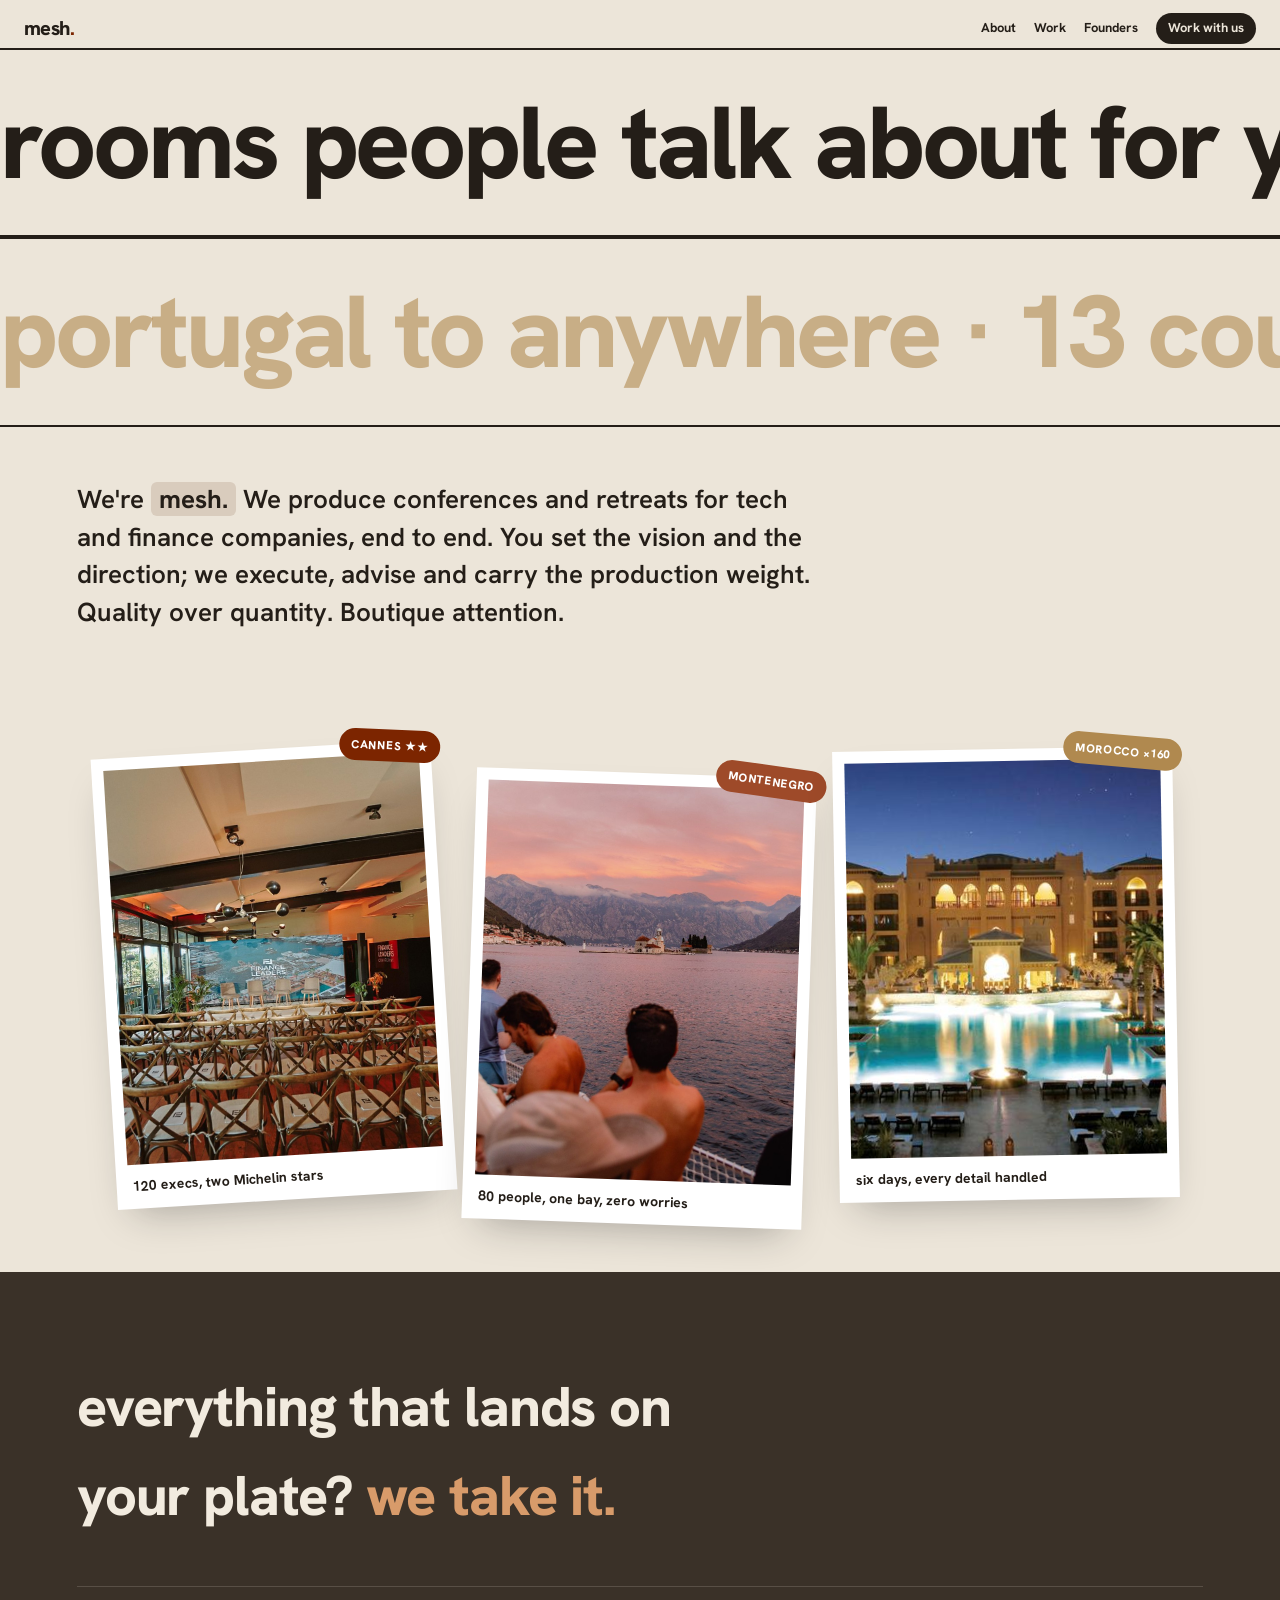
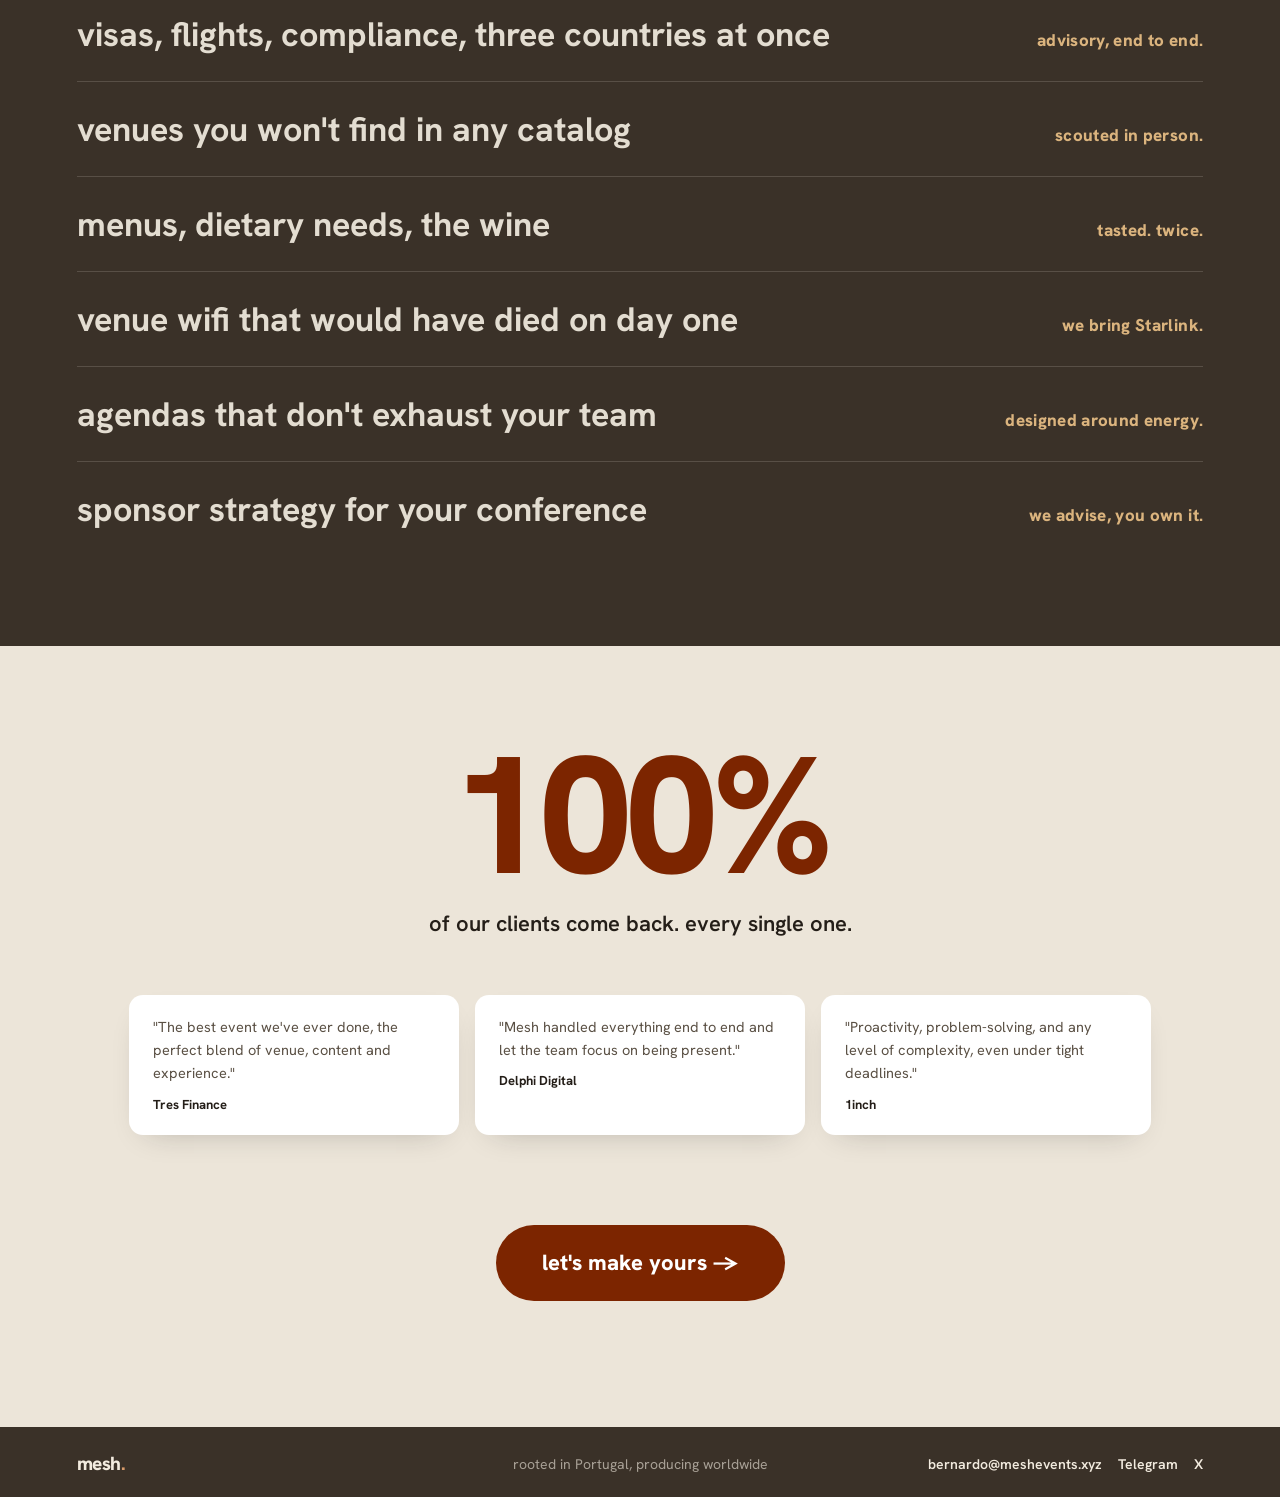
<file: index.html>
<!DOCTYPE html>
<html lang="en">
<head>
<meta charset="UTF-8">
<meta name="viewport" content="width=device-width, initial-scale=1.0">
<title>mesh. · boutique event production for tech and finance companies</title>
<meta name="description" content="Mesh Events. We make rooms people talk about for years. Conferences and retreats for tech and finance companies.">
<link rel="preconnect" href="https://fonts.googleapis.com">
<link href="https://fonts.googleapis.com/css2?family=Hanken+Grotesk:wght@400;600;700;800&display=swap" rel="stylesheet">
<link rel="icon" type="image/png" href="assets/favicon.png">
<style>
/* Warm palette pulled from the deck: clay/terracotta accents, sand + cream neutrals, warm ink */
:root { --teal:#B0894F; --sand:#D9CCBD; --clay:#7C2500; --lapis:#9E4A29; --ink:#241E18; --paper:#ECE5D9; --soft:#5A5044; }
*{margin:0;padding:0;box-sizing:border-box}
body{min-height:100vh;display:flex;flex-direction:column;font-family:'Hanken Grotesk',sans-serif;background:var(--paper);color:var(--ink);font-size:17px;line-height:1.6;-webkit-font-smoothing:antialiased}
html,body{overflow-x:clip}
a{color:inherit;text-decoration:none}
html{background:#3A3128} img{display:block;max-width:100%}

.masthead{display:flex;justify-content:space-between;align-items:flex-end;padding:12px 24px 4px}
.corner-logo{font-weight:800;font-size:20px;letter-spacing:-0.03em}
.corner-logo span{color:var(--clay)}
.corner-nav{display:flex;align-items:center;gap:18px;font-size:13px;font-weight:700}
.corner-nav a:hover{color:var(--clay)}
.corner-nav a.cta{background:var(--ink);color:var(--paper);padding:5px 12px;border-radius:999px}
.corner-nav a.cta:hover{background:var(--clay);color:var(--paper)}

/* Marquee hero */
.hero{padding:0 0 5vh}
.marquee{overflow:hidden;white-space:nowrap;border-top:2px solid var(--ink);border-bottom:2px solid var(--ink);padding:1.2vh 0}
.marquee .track{display:inline-block;animation:scroll 28s linear infinite;font-size:clamp(44px,8vw,110px);font-weight:800;letter-spacing:-0.03em}
.marquee .track em{font-style:normal;color:var(--clay)}
.marquee .track u{text-decoration:none;color:var(--lapis)}
.marquee.reverse .track{animation-direction:reverse;color:rgba(176,137,79,.6)}
@keyframes scroll{from{transform:translateX(0)}to{transform:translateX(-50%)}}
.hero .who{max-width:900px;padding:6vh 6vw 0}
.hero .who p{font-size:clamp(18px,2.2vw,26px);font-weight:600;line-height:1.45}
.hero .who p b{background:var(--sand);padding:0 8px;border-radius:6px}

/* Tilted photo cards */
.deck{display:flex;flex-wrap:wrap;justify-content:center;gap:2vw;padding:8vh 4vw;position:relative}
.pcard{width:min(340px,74vw);background:#fff;padding:12px 12px 44px;box-shadow:0 20px 40px -18px rgba(28,28,28,.35);transition:transform .3s ease;position:relative}
.pcard img{aspect-ratio:4/5;object-fit:cover;width:100%}
.pcard .lbl{position:absolute;bottom:12px;left:16px;font-weight:700;font-size:14px}
.pcard .stamp{position:absolute;top:-12px;right:-10px;background:var(--clay);color:#fff;font-size:11.5px;font-weight:800;letter-spacing:.06em;padding:7px 12px;border-radius:999px;transform:rotate(6deg)}
.pcard.a{transform:rotate(-3.5deg)} .pcard.b{transform:rotate(2deg) translateY(24px)} .pcard.c{transform:rotate(-1deg)}
.pcard.a:hover,.pcard.b:hover,.pcard.c:hover{transform:rotate(0) translateY(-6px);z-index:5}
.pcard.b .stamp{background:var(--lapis)}
.pcard.c .stamp{background:var(--teal)}
.pcard{cursor:pointer}
.pcard-link{position:absolute;inset:0;z-index:6}
@media(max-width:700px){
.deck{gap:36px;padding:7vh 6vw}
.pcard.a{transform:rotate(-2deg)}
.pcard.b{transform:rotate(1.5deg)}
.pcard.c{transform:rotate(-1.5deg)}
}

/* Big list of what we take off your plate */
.plate-sec{background:#3A3128;color:#F2EBDF;padding:10vh 6vw}
.plate-sec h2{font-size:clamp(28px,4.4vw,56px);font-weight:800;letter-spacing:-0.02em;margin-bottom:5vh;max-width:20ch}
.plate-sec h2 span{color:#D89B6A}
.strike-list{display:flex;flex-direction:column}
.strike-list div{font-size:clamp(19px,2.8vw,34px);font-weight:700;padding:2.2vh 0;border-top:1px solid rgba(242,235,223,.16);color:rgba(242,235,223,.92);position:relative;cursor:default;display:flex;justify-content:space-between;align-items:baseline;gap:16px;flex-wrap:wrap}

.strike-list div::after{content:attr(data-relief);font-size:clamp(13px,1.4vw,17px);font-weight:800;color:#DBB47E;white-space:nowrap;letter-spacing:.02em}


/* Proof */
.proof{padding:10vh 6vw;text-align:center}
.proof .big{font-size:clamp(64px,13vw,180px);font-weight:800;letter-spacing:-0.04em;line-height:.95;color:var(--clay)}
.proof .expl{font-size:clamp(17px,2vw,22px);font-weight:600;margin-top:12px}
.proof .quotes{display:flex;flex-wrap:wrap;gap:16px;justify-content:center;margin-top:6vh}
.proof .q{background:#fff;border-radius:14px;padding:20px 24px;max-width:330px;text-align:left;font-size:14.5px;color:var(--soft);box-shadow:0 12px 30px -18px rgba(28,28,28,.3)}
.proof .q b{display:block;color:var(--ink);margin-top:10px;font-size:13px}

.cta{padding:0 6vw 14vh;text-align:center}
.cta a{display:inline-block;background:var(--clay);color:#fff;font-weight:800;font-size:clamp(17px,2vw,22px);padding:20px 46px;border-radius:999px;transition:transform .18s,background .18s}
.cta a:hover{transform:translateY(-3px) rotate(-1deg);background:#3A3128}
footer{margin-top:auto;background:#3A3128;color:rgba(242,235,223,.75);padding:22px 6vw 18px;font-size:14px;display:grid;grid-template-columns:1fr auto 1fr;align-items:center;gap:8px 24px}
footer .fright{display:flex;gap:16px;justify-content:flex-end;align-items:center;flex-wrap:wrap}
footer .ftag{text-align:center;font-size:14px;color:rgba(242,235,223,.6);white-space:nowrap}
@media(max-width:800px){footer{grid-template-columns:1fr;text-align:center;justify-items:center}footer .fright{justify-content:center}}
footer .flogo{font-weight:800;font-size:19px;letter-spacing:-0.03em;color:#F2EBDF}
footer .flogo span{color:#D89B6A}
footer a{color:#F2EBDF;font-weight:600}
footer a:hover{color:#DBB47E}
footer nav{display:flex;gap:18px;flex-wrap:wrap}
</style>
</head>
<body>

<header class="masthead">
<a class="corner-logo" href="index.html">mesh<span>.</span></a>
<nav class="corner-nav"><a href="about.html">About</a><a href="work.html">Work</a><a href="founders.html">Founders</a><a href="contact.html" class="cta">Work with us</a></nav>
</header>

<div class="hero">
  <div class="marquee"><div class="track">rooms people talk about for years <em>·</em> conferences <em>·</em> retreats <em>·</em> offsites <em>·</em> rooms people talk about for years <em>·</em> conferences <em>·</em> retreats <em>·</em> offsites <em>·</em>&nbsp;</div></div>
  <div class="marquee reverse"><div class="track">portugal to anywhere · 13 countries · 4 continents · portugal to anywhere · 13 countries · 4 continents · portugal to anywhere · 13 countries · 4 continents ·&nbsp;</div></div>
  <div class="who">
    <p>We're <b>mesh.</b> We produce conferences and retreats for tech and finance companies, end to end. You set the vision and the direction; we execute, advise and carry the production weight. Quality over quantity. Boutique attention.</p>
  </div>
</div>

<div class="deck">
  <div class="pcard a"><a class="pcard-link" href="work.html#cannes" aria-label="See the Cannes conference for Tres Finance"></a><span class="stamp">CANNES ★★</span><img src="assets/cannes-room.jpg" alt=""><span class="lbl">120 execs, two Michelin stars</span></div>
  <div class="pcard b"><a class="pcard-link" href="work.html#montenegro" aria-label="See the Montenegro retreat for Delphi Digital"></a><span class="stamp">MONTENEGRO</span><img src="assets/kotor-sunset.jpg" alt=""><span class="lbl">80 people, one bay, zero worries</span></div>
  <div class="pcard c"><a class="pcard-link" href="work.html#morocco" aria-label="See the Morocco retreat for 1inch"></a><span class="stamp">MOROCCO ×160</span><img src="assets/morocco-mazagan-night.jpg" alt=""><span class="lbl">six days, every detail handled</span></div>
</div>

<div class="plate-sec">
  <h2>everything that lands on your plate? <span>we take it.</span></h2>
  <div class="strike-list">
    <div data-relief="advisory, end to end.">visas, flights, compliance, three countries at once</div>
    <div data-relief="scouted in person.">venues you won't find in any catalog</div>
    <div data-relief="tasted. twice.">menus, dietary needs, the wine</div>
    <div data-relief="we bring Starlink.">venue wifi that would have died on day one</div>
    <div data-relief="designed around energy.">agendas that don't exhaust your team</div>
    <div data-relief="we advise, you own it.">sponsor strategy for your conference</div>
  </div>
</div>

<div class="proof">
  <div class="big">100%</div>
  <div class="expl">of our clients come back. every single one.</div>
  <div class="quotes">
    <div class="q">"The best event we've ever done, the perfect blend of venue, content and experience."<b>Tres Finance</b></div>
    <div class="q">"Mesh handled everything end to end and let the team focus on being present."<b>Delphi Digital</b></div>
    <div class="q">"Proactivity, problem-solving, and any level of complexity, even under tight deadlines."<b>1inch</b></div>
  </div>
</div>

<div class="cta">
  <a href="contact.html">let's make yours →</a>
</div>

<footer>
  <div class="flogo">mesh<span>.</span></div>
  <div class="ftag">rooted in Portugal, producing worldwide</div>
  <div class="fright"><a href="mailto:bernardo@meshevents.xyz">bernardo@meshevents.xyz</a><a href="https://t.me/BernardoRM" target="_blank" rel="noopener">Telegram</a><a href="https://x.com/bernardorm5" target="_blank" rel="noopener">X</a></div>
</footer>

</body>
</html>
</file>
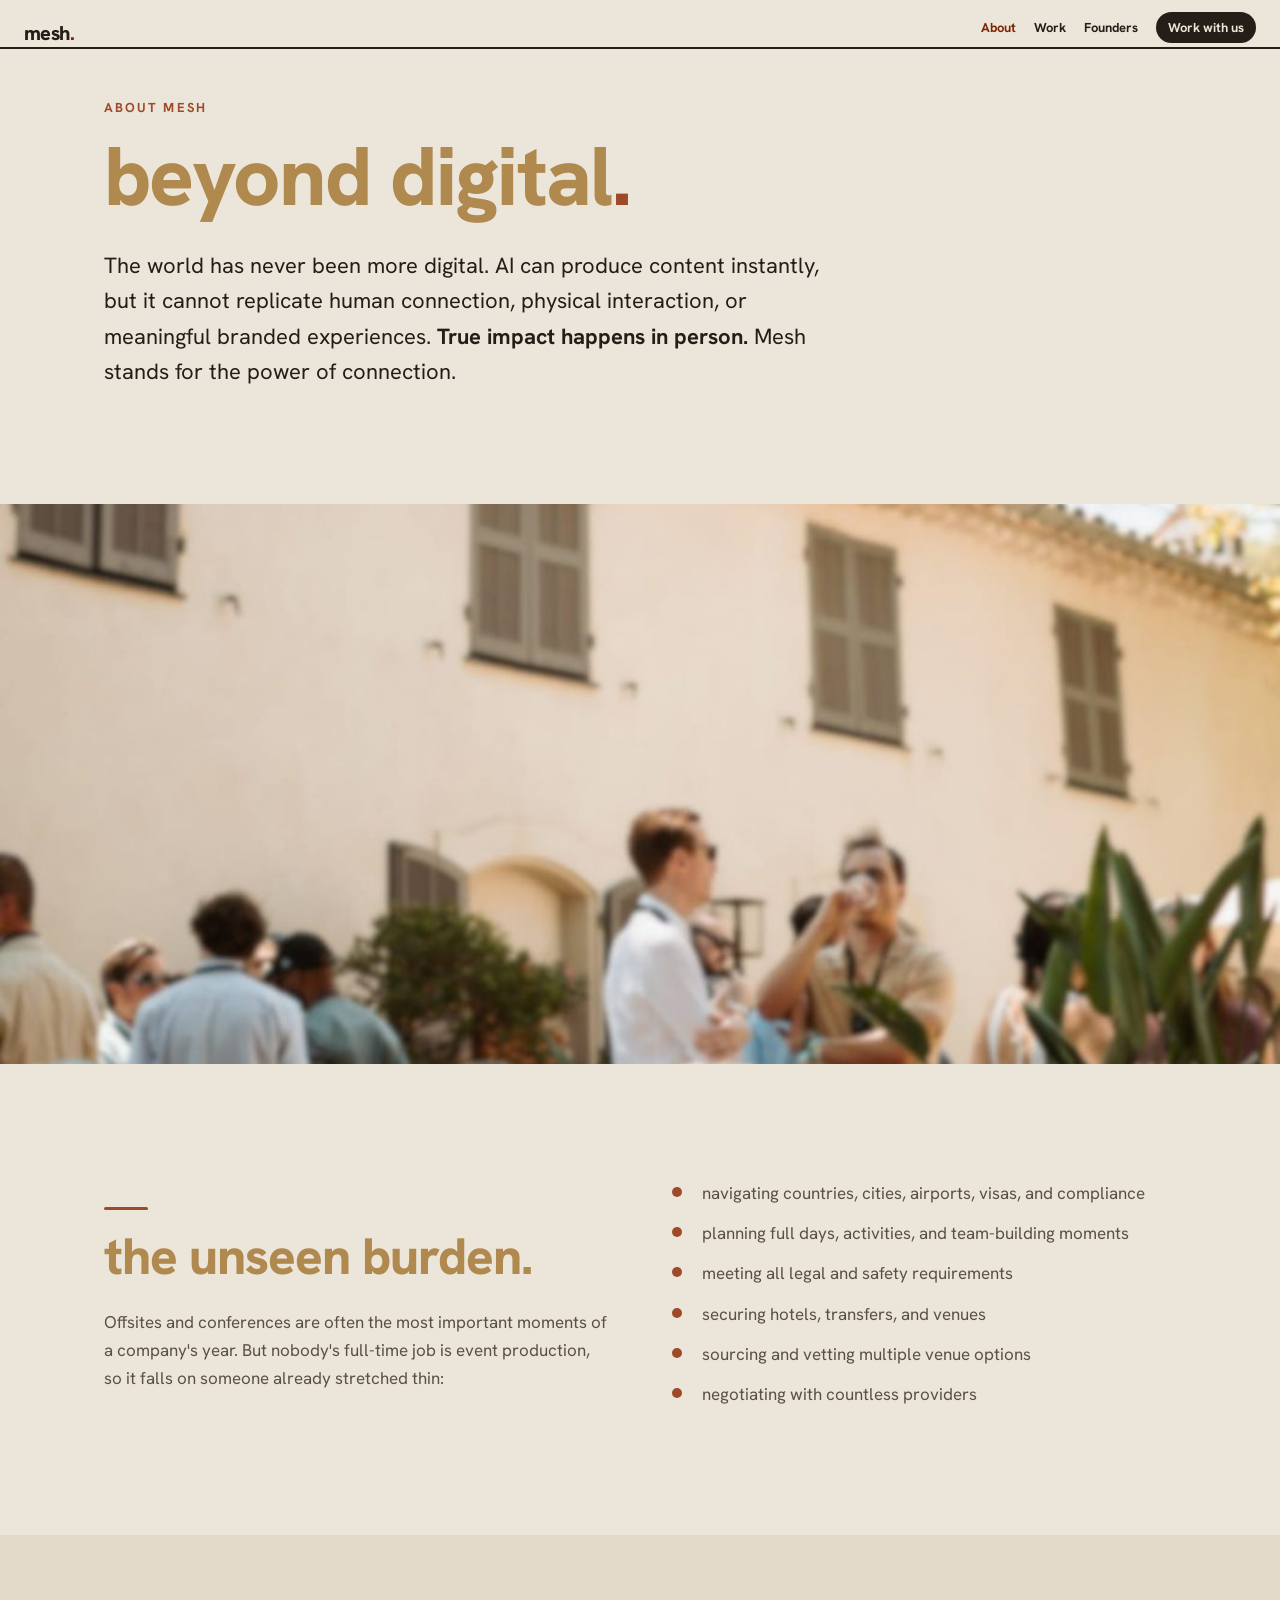
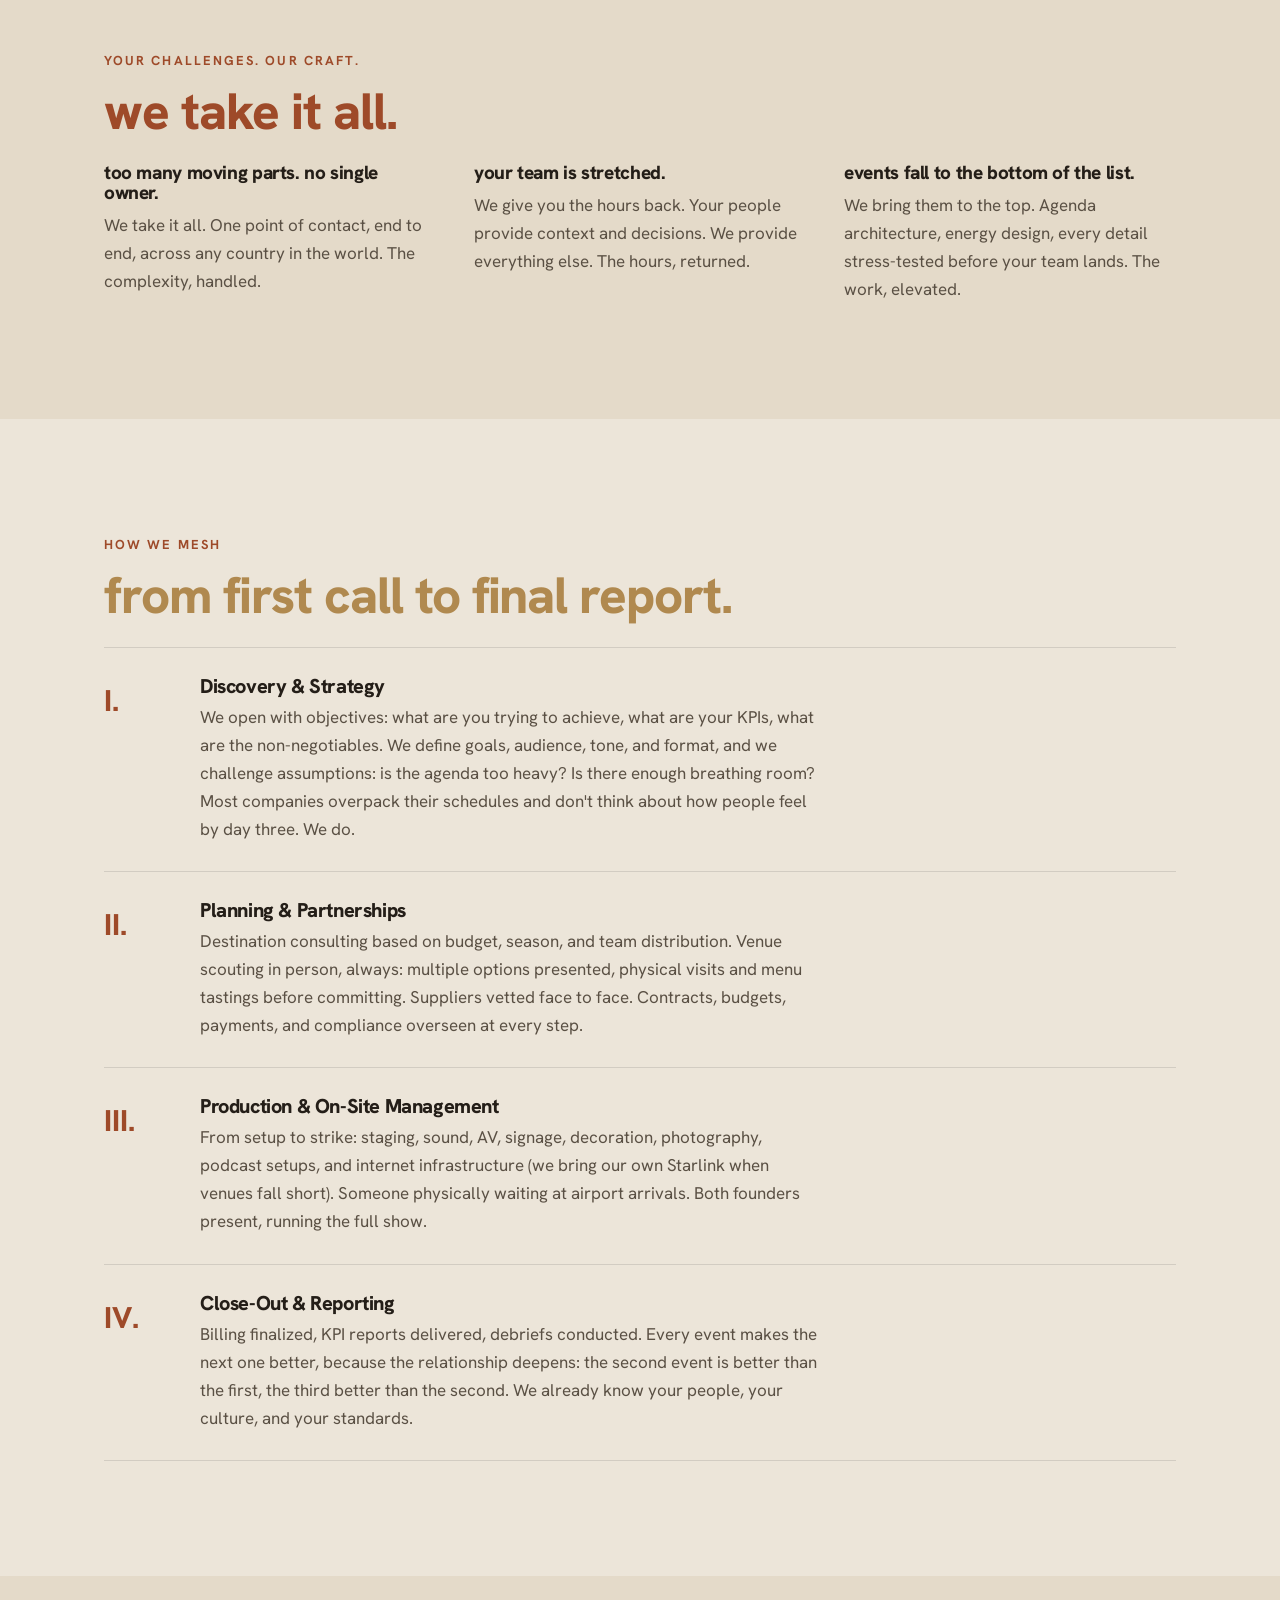
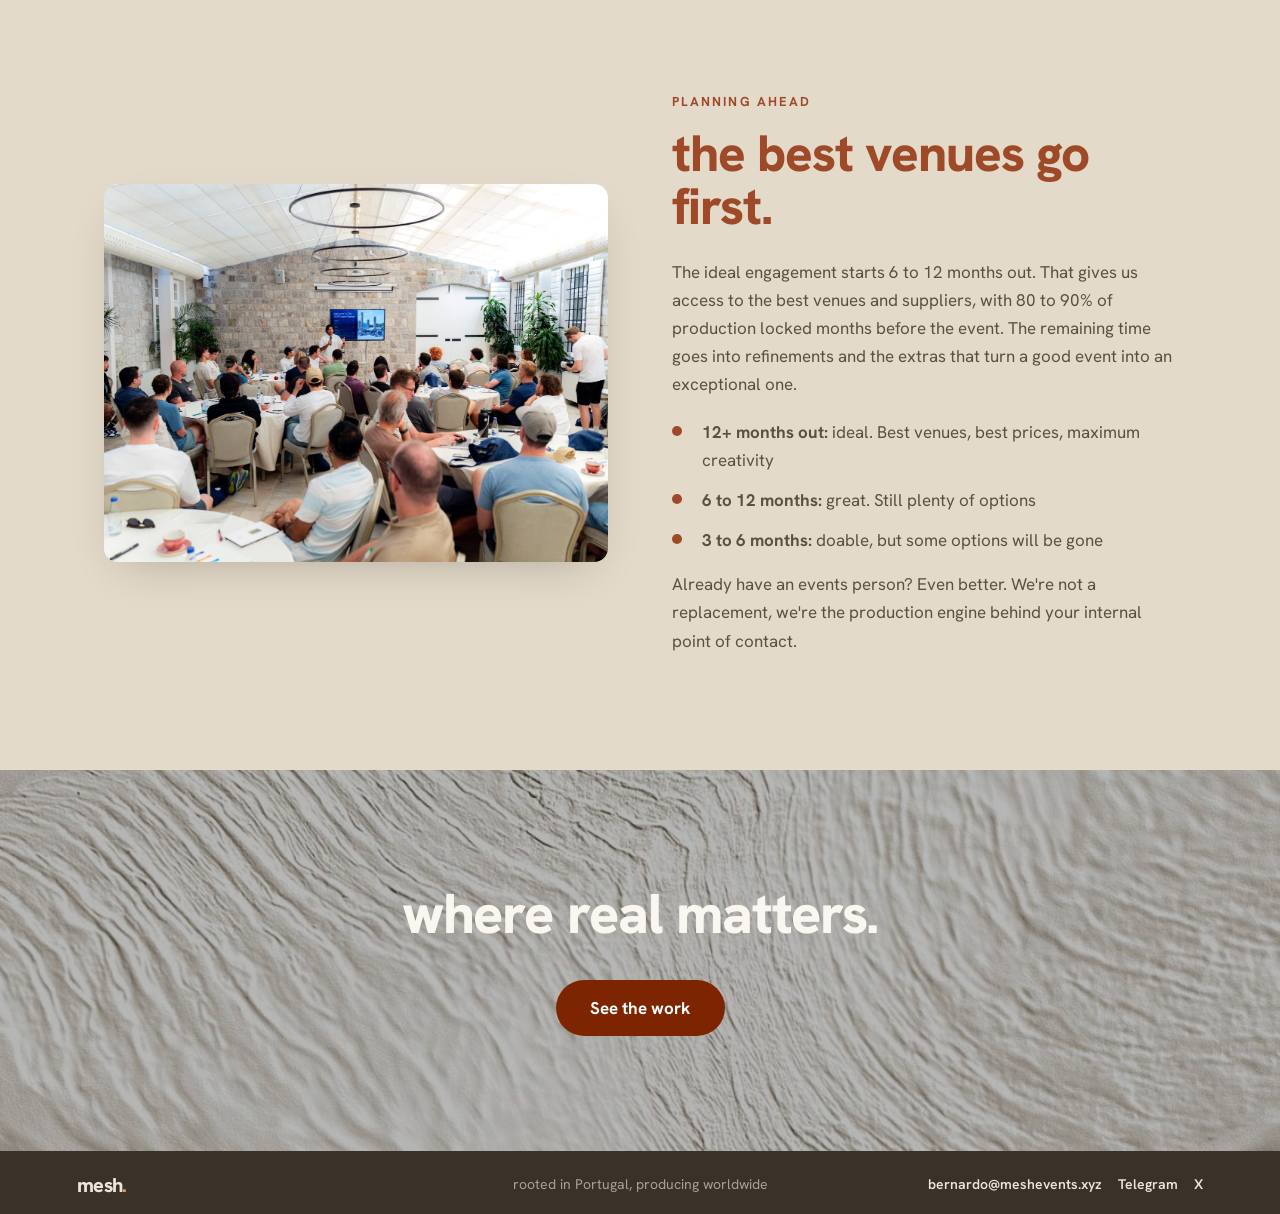
<file: about.html>
<!DOCTYPE html>
<html lang="en">
<head>
<meta charset="UTF-8">
<meta name="viewport" content="width=device-width, initial-scale=1.0">
<title>About · mesh.</title>
<meta name="description" content="How Mesh Events works: an extension of your team, from strategy to on-site management. Both founders at every event.">
<link rel="preconnect" href="https://fonts.googleapis.com">
<link href="https://fonts.googleapis.com/css2?family=Hanken+Grotesk:wght@400;600;700;800&display=swap" rel="stylesheet">
<link rel="icon" type="image/png" href="assets/favicon.png">
<link rel="stylesheet" href="mesh.css">
</head>
<body>

<header class="nav">
  <div class="nav-inner">
    <a href="index.html" class="nav-logo">mesh<span>.</span></a>
    <nav class="links">
      <a href="about.html" class="active">About</a>
      <a href="work.html">Work</a>
      <a href="founders.html">Founders</a>
      <a href="contact.html" class="cta">Work with us</a>
    </nav>
  </div>
</header>

<section>
  <div class="wrap">
    <div class="kicker">about mesh</div>
    <h1 class="display">beyond digital<span class="accent">.</span></h1>
    <p class="lede" style="margin-top:28px">The world has never been more digital. AI can produce content instantly, but it cannot replicate human connection, physical interaction, or meaningful branded experiences. <strong>True impact happens in person.</strong> Mesh stands for the power of connection.</p>
  </div>
</section>

<div class="photo-band"><img src="assets/cannes-courtyard.jpg" alt="Guests at a Mesh event in a Cannes courtyard"></div>

<section>
  <div class="wrap grid-2">
    <div>
      <div class="eyebrow-line"></div>
      <h2 class="section-title sand">the unseen burden.</h2>
      <p class="muted">Offsites and conferences are often the most important moments of a company's year. But nobody's full-time job is event production, so it falls on someone already stretched thin:</p>
    </div>
    <ul class="checks">
      <li>navigating countries, cities, airports, visas, and compliance</li>
      <li>planning full days, activities, and team-building moments</li>
      <li>meeting all legal and safety requirements</li>
      <li>securing hotels, transfers, and venues</li>
      <li>sourcing and vetting multiple venue options</li>
      <li>negotiating with countless providers</li>
    </ul>
  </div>
</section>

<section class="bg-cream">
  <div class="wrap">
    <div class="kicker">your challenges. our craft.</div>
    <h2 class="section-title teal">we take it all.</h2>
    <div class="grid-3">
      <div>
        <h3 style="font-size:19px;margin-bottom:8px">too many moving parts. no single owner.</h3>
        <p class="muted">We take it all. One point of contact, end to end, across any country in the world. The complexity, handled.</p>
      </div>
      <div>
        <h3 style="font-size:19px;margin-bottom:8px">your team is stretched.</h3>
        <p class="muted">We give you the hours back. Your people provide context and decisions. We provide everything else. The hours, returned.</p>
      </div>
      <div>
        <h3 style="font-size:19px;margin-bottom:8px">events fall to the bottom of the list.</h3>
        <p class="muted">We bring them to the top. Agenda architecture, energy design, every detail stress-tested before your team lands. The work, elevated.</p>
      </div>
    </div>
  </div>
</section>

<section>
  <div class="wrap">
    <div class="kicker">how we mesh</div>
    <h2 class="section-title sand">from first call to final report.</h2>
    <div class="process">
      <div class="step-row">
        <div class="num">I.</div>
        <div>
          <h3>Discovery &amp; Strategy</h3>
          <p>We open with objectives: what are you trying to achieve, what are your KPIs, what are the non-negotiables. We define goals, audience, tone, and format, and we challenge assumptions: is the agenda too heavy? Is there enough breathing room? Most companies overpack their schedules and don't think about how people feel by day three. We do.</p>
        </div>
      </div>
      <div class="step-row">
        <div class="num">II.</div>
        <div>
          <h3>Planning &amp; Partnerships</h3>
          <p>Destination consulting based on budget, season, and team distribution. Venue scouting in person, always: multiple options presented, physical visits and menu tastings before committing. Suppliers vetted face to face. Contracts, budgets, payments, and compliance overseen at every step.</p>
        </div>
      </div>
      <div class="step-row">
        <div class="num">III.</div>
        <div>
          <h3>Production &amp; On-Site Management</h3>
          <p>From setup to strike: staging, sound, AV, signage, decoration, photography, podcast setups, and internet infrastructure (we bring our own Starlink when venues fall short). Someone physically waiting at airport arrivals. Both founders present, running the full show.</p>
        </div>
      </div>
      <div class="step-row">
        <div class="num">IV.</div>
        <div>
          <h3>Close-Out &amp; Reporting</h3>
          <p>Billing finalized, KPI reports delivered, debriefs conducted. Every event makes the next one better, because the relationship deepens: the second event is better than the first, the third better than the second. We already know your people, your culture, and your standards.</p>
        </div>
      </div>
    </div>
  </div>
</section>

<section class="bg-cream">
  <div class="wrap grid-2">
    <div class="split-img"><img src="assets/kotor-meeting.jpg" alt="Work session during a retreat produced by Mesh"></div>
    <div>
      <div class="kicker">planning ahead</div>
      <h2 class="section-title teal">the best venues go first.</h2>
      <p class="muted">The ideal engagement starts 6 to 12 months out. That gives us access to the best venues and suppliers, with 80 to 90% of production locked months before the event. The remaining time goes into refinements and the extras that turn a good event into an exceptional one.</p>
      <ul class="checks" style="margin-top:20px">
        <li><strong>12+ months out:</strong> ideal. Best venues, best prices, maximum creativity</li>
        <li><strong>6 to 12 months:</strong> great. Still plenty of options</li>
        <li><strong>3 to 6 months:</strong> doable, but some options will be gone</li>
      </ul>
      <p class="muted" style="margin-top:16px">Already have an events person? Even better. We're not a replacement, we're the production engine behind your internal point of contact.</p>
    </div>
  </div>
</section>

<section class="cta-band" style="background-image:url('assets/texture-cream.jpg')">
  <div class="scrim" style="background:rgba(28,28,28,0.32)"></div>
  <div class="wrap">
    <h2>where real matters.</h2>
    <a class="btn" href="work.html">See the work</a>
  </div>
</section>

<footer>
  <div class="wrap foot-inner">
    <div class="foot-logo">mesh<span>.</span></div>
    <div class="ftag">rooted in Portugal, producing worldwide</div>
    <div class="fright"><a href="mailto:bernardo@meshevents.xyz">bernardo@meshevents.xyz</a><a href="https://t.me/BernardoRM" target="_blank" rel="noopener">Telegram</a><a href="https://x.com/bernardorm5" target="_blank" rel="noopener">X</a></div>
  </div>
</footer>

</body>
</html>
</file>
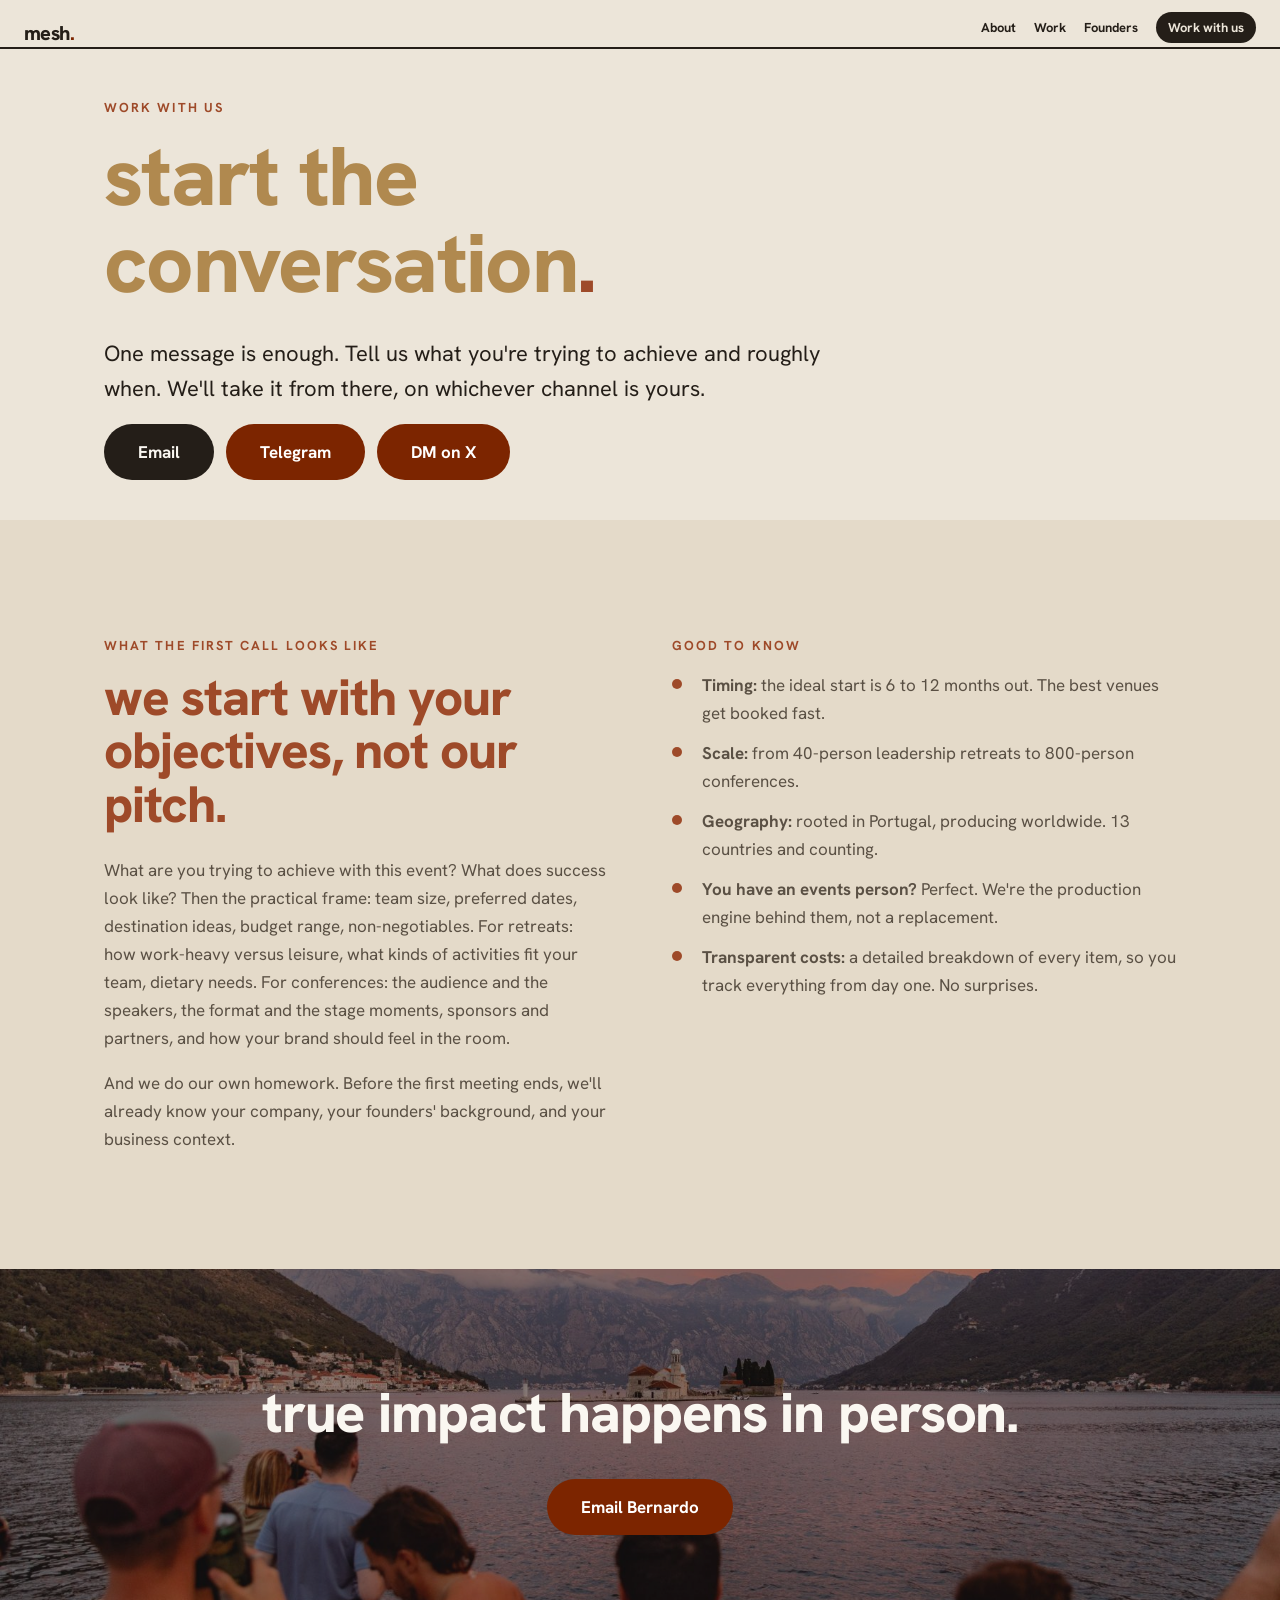
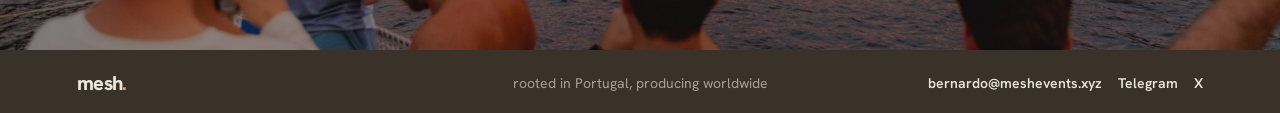
<file: contact.html>
<!DOCTYPE html>
<html lang="en">
<head>
<meta charset="UTF-8">
<meta name="viewport" content="width=device-width, initial-scale=1.0">
<title>Work with us · mesh.</title>
<meta name="description" content="Start the conversation with Mesh Events. The best events start 6 to 12 months out.">
<link rel="preconnect" href="https://fonts.googleapis.com">
<link href="https://fonts.googleapis.com/css2?family=Hanken+Grotesk:wght@400;600;700;800&display=swap" rel="stylesheet">
<link rel="icon" type="image/png" href="assets/favicon.png">
<link rel="stylesheet" href="mesh.css">
</head>
<body>

<header class="nav">
  <div class="nav-inner">
    <a href="index.html" class="nav-logo">mesh<span>.</span></a>
    <nav class="links">
      <a href="about.html">About</a>
      <a href="work.html">Work</a>
      <a href="founders.html">Founders</a>
      <a href="contact.html" class="cta active">Work with us</a>
    </nav>
  </div>
</header>

<section style="padding-bottom:40px">
  <div class="wrap">
    <div class="kicker">work with us</div>
    <h1 class="display">start the<br>conversation<span class="accent">.</span></h1>
    <p class="lede" style="margin-top:28px">One message is enough. Tell us what you're trying to achieve and roughly when. We'll take it from there, on whichever channel is yours.</p>
    <div class="pill-row" style="display:flex;gap:12px;flex-wrap:wrap">
      <a class="btn dark" style="margin-top:18px" href="mailto:bernardo@meshevents.xyz?subject=Our%20event">Email</a>
      <a class="btn" style="margin-top:18px" href="https://t.me/BernardoRM" target="_blank" rel="noopener">Telegram</a>
      <a class="btn" style="margin-top:18px" href="https://x.com/bernardorm5" target="_blank" rel="noopener">DM on X</a>
    </div>
  </div>
</section>

<section class="bg-cream">
  <div class="wrap grid-2" style="align-items:start">
    <div>
      <div class="kicker">what the first call looks like</div>
      <h2 class="section-title teal">we start with your objectives, not our pitch.</h2>
      <p class="muted">What are you trying to achieve with this event? What does success look like? Then the practical frame: team size, preferred dates, destination ideas, budget range, non-negotiables. For retreats: how work-heavy versus leisure, what kinds of activities fit your team, dietary needs. For conferences: the audience and the speakers, the format and the stage moments, sponsors and partners, and how your brand should feel in the room.</p>
      <p class="muted">And we do our own homework. Before the first meeting ends, we'll already know your company, your founders' background, and your business context.</p>
    </div>
    <div>
      <div class="kicker">good to know</div>
      <ul class="checks">
        <li><strong>Timing:</strong> the ideal start is 6 to 12 months out. The best venues get booked fast.</li>
        <li><strong>Scale:</strong> from 40-person leadership retreats to 800-person conferences.</li>
        <li><strong>Geography:</strong> rooted in Portugal, producing worldwide. 13 countries and counting.</li>
        <li><strong>You have an events person?</strong> Perfect. We're the production engine behind them, not a replacement.</li>
        <li><strong>Transparent costs:</strong> a detailed breakdown of every item, so you track everything from day one. No surprises.</li>
      </ul>
    </div>
  </div>
</section>

<section class="cta-band" style="background-image:url('assets/kotor-sunset.jpg')">
  <div class="scrim"></div>
  <div class="wrap">
    <h2>true impact happens in person.</h2>
    <a class="btn" href="mailto:bernardo@meshevents.xyz?subject=Our%20event">Email Bernardo</a>
  </div>
</section>

<footer>
  <div class="wrap foot-inner">
    <div class="foot-logo">mesh<span>.</span></div>
    <div class="ftag">rooted in Portugal, producing worldwide</div>
    <div class="fright"><a href="mailto:bernardo@meshevents.xyz">bernardo@meshevents.xyz</a><a href="https://t.me/BernardoRM" target="_blank" rel="noopener">Telegram</a><a href="https://x.com/bernardorm5" target="_blank" rel="noopener">X</a></div>
  </div>
</footer>

</body>
</html>
</file>
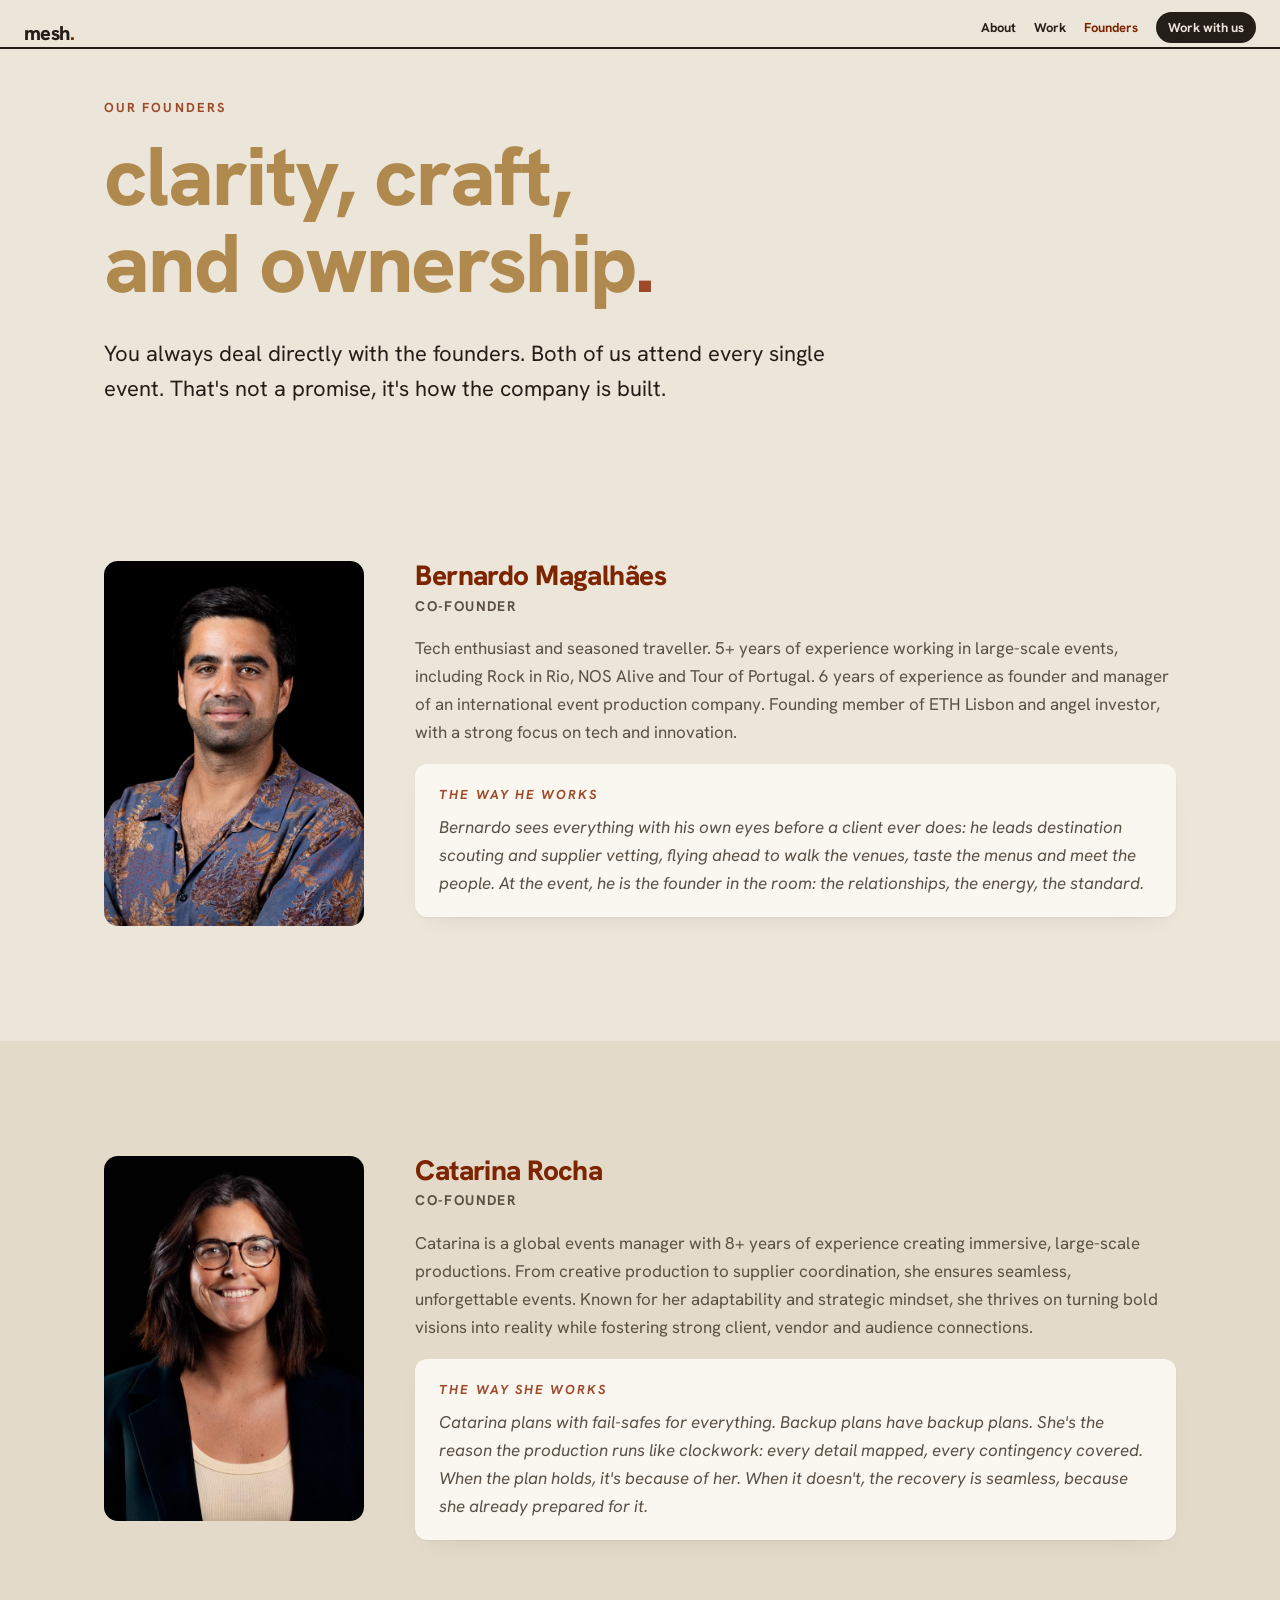
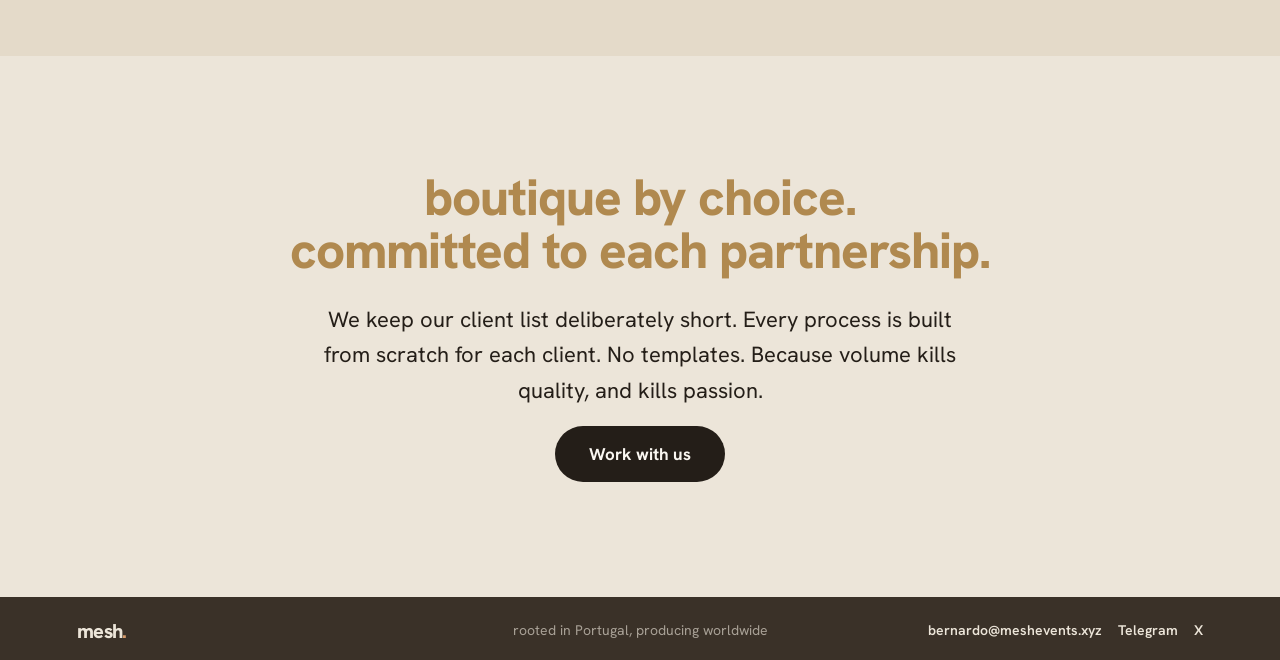
<file: founders.html>
<!DOCTYPE html>
<html lang="en">
<head>
<meta charset="UTF-8">
<meta name="viewport" content="width=device-width, initial-scale=1.0">
<title>Founders · mesh.</title>
<meta name="description" content="Bernardo Magalhães and Catarina Rocha, the founders of Mesh Events. Clarity, craft and ownership. Both founders at every event.">
<link rel="preconnect" href="https://fonts.googleapis.com">
<link href="https://fonts.googleapis.com/css2?family=Hanken+Grotesk:wght@400;600;700;800&display=swap" rel="stylesheet">
<link rel="icon" type="image/png" href="assets/favicon.png">
<link rel="stylesheet" href="mesh.css">
</head>
<body>

<header class="nav">
  <div class="nav-inner">
    <a href="index.html" class="nav-logo">mesh<span>.</span></a>
    <nav class="links">
      <a href="about.html">About</a>
      <a href="work.html">Work</a>
      <a href="founders.html" class="active">Founders</a>
      <a href="contact.html" class="cta">Work with us</a>
    </nav>
  </div>
</header>

<section style="padding-bottom:40px">
  <div class="wrap">
    <div class="kicker">our founders</div>
    <h1 class="display">clarity, craft,<br>and ownership<span class="accent">.</span></h1>
    <p class="lede" style="margin-top:28px">You always deal directly with the founders. Both of us attend every single event. That's not a promise, it's how the company is built.</p>
  </div>
</section>

<section>
  <div class="wrap founder">
    <img src="assets/bernardo.jpg" alt="Bernardo Magalhães">
    <div>
      <h3>Bernardo Magalhães</h3>
      <div class="role">Co-Founder</div>
      <p class="muted">Tech enthusiast and seasoned traveller. 5+ years of experience working in large-scale events, including Rock in Rio, NOS Alive and Tour of Portugal. 6 years of experience as founder and manager of an international event production company. Founding member of ETH Lisbon and angel investor, with a strong focus on tech and innovation.</p>
      <div class="own-voice"><div class="kicker" style="margin-bottom:8px">the way he works</div>Bernardo sees everything with his own eyes before a client ever does: he leads destination scouting and supplier vetting, flying ahead to walk the venues, taste the menus and meet the people. At the event, he is the founder in the room: the relationships, the energy, the standard.</div>
    </div>
  </div>
</section>

<section class="bg-cream">
  <div class="wrap founder">
    <img src="assets/catarina.jpg" alt="Catarina Rocha">
    <div>
      <h3>Catarina Rocha</h3>
      <div class="role">Co-Founder</div>
      <p class="muted">Catarina is a global events manager with 8+ years of experience creating immersive, large-scale productions. From creative production to supplier coordination, she ensures seamless, unforgettable events. Known for her adaptability and strategic mindset, she thrives on turning bold visions into reality while fostering strong client, vendor and audience connections.</p>
      <div class="own-voice"><div class="kicker" style="margin-bottom:8px">the way she works</div>Catarina plans with fail-safes for everything. Backup plans have backup plans. She's the reason the production runs like clockwork: every detail mapped, every contingency covered. When the plan holds, it's because of her. When it doesn't, the recovery is seamless, because she already prepared for it.</div>
    </div>
  </div>
</section>

<section>
  <div class="wrap center">
    <h2 class="section-title sand">boutique by choice.<br>committed to each partnership.</h2>
    <p class="lede" style="margin:0 auto; max-width:56ch">We keep our client list deliberately short. Every process is built from scratch for each client. No templates. Because volume kills quality, and kills passion.</p>
    <a class="btn dark" href="contact.html">Work with us</a>
  </div>
</section>

<footer>
  <div class="wrap foot-inner">
    <div class="foot-logo">mesh<span>.</span></div>
    <div class="ftag">rooted in Portugal, producing worldwide</div>
    <div class="fright"><a href="mailto:bernardo@meshevents.xyz">bernardo@meshevents.xyz</a><a href="https://t.me/BernardoRM" target="_blank" rel="noopener">Telegram</a><a href="https://x.com/bernardorm5" target="_blank" rel="noopener">X</a></div>
  </div>
</footer>

</body>
</html>
</file>
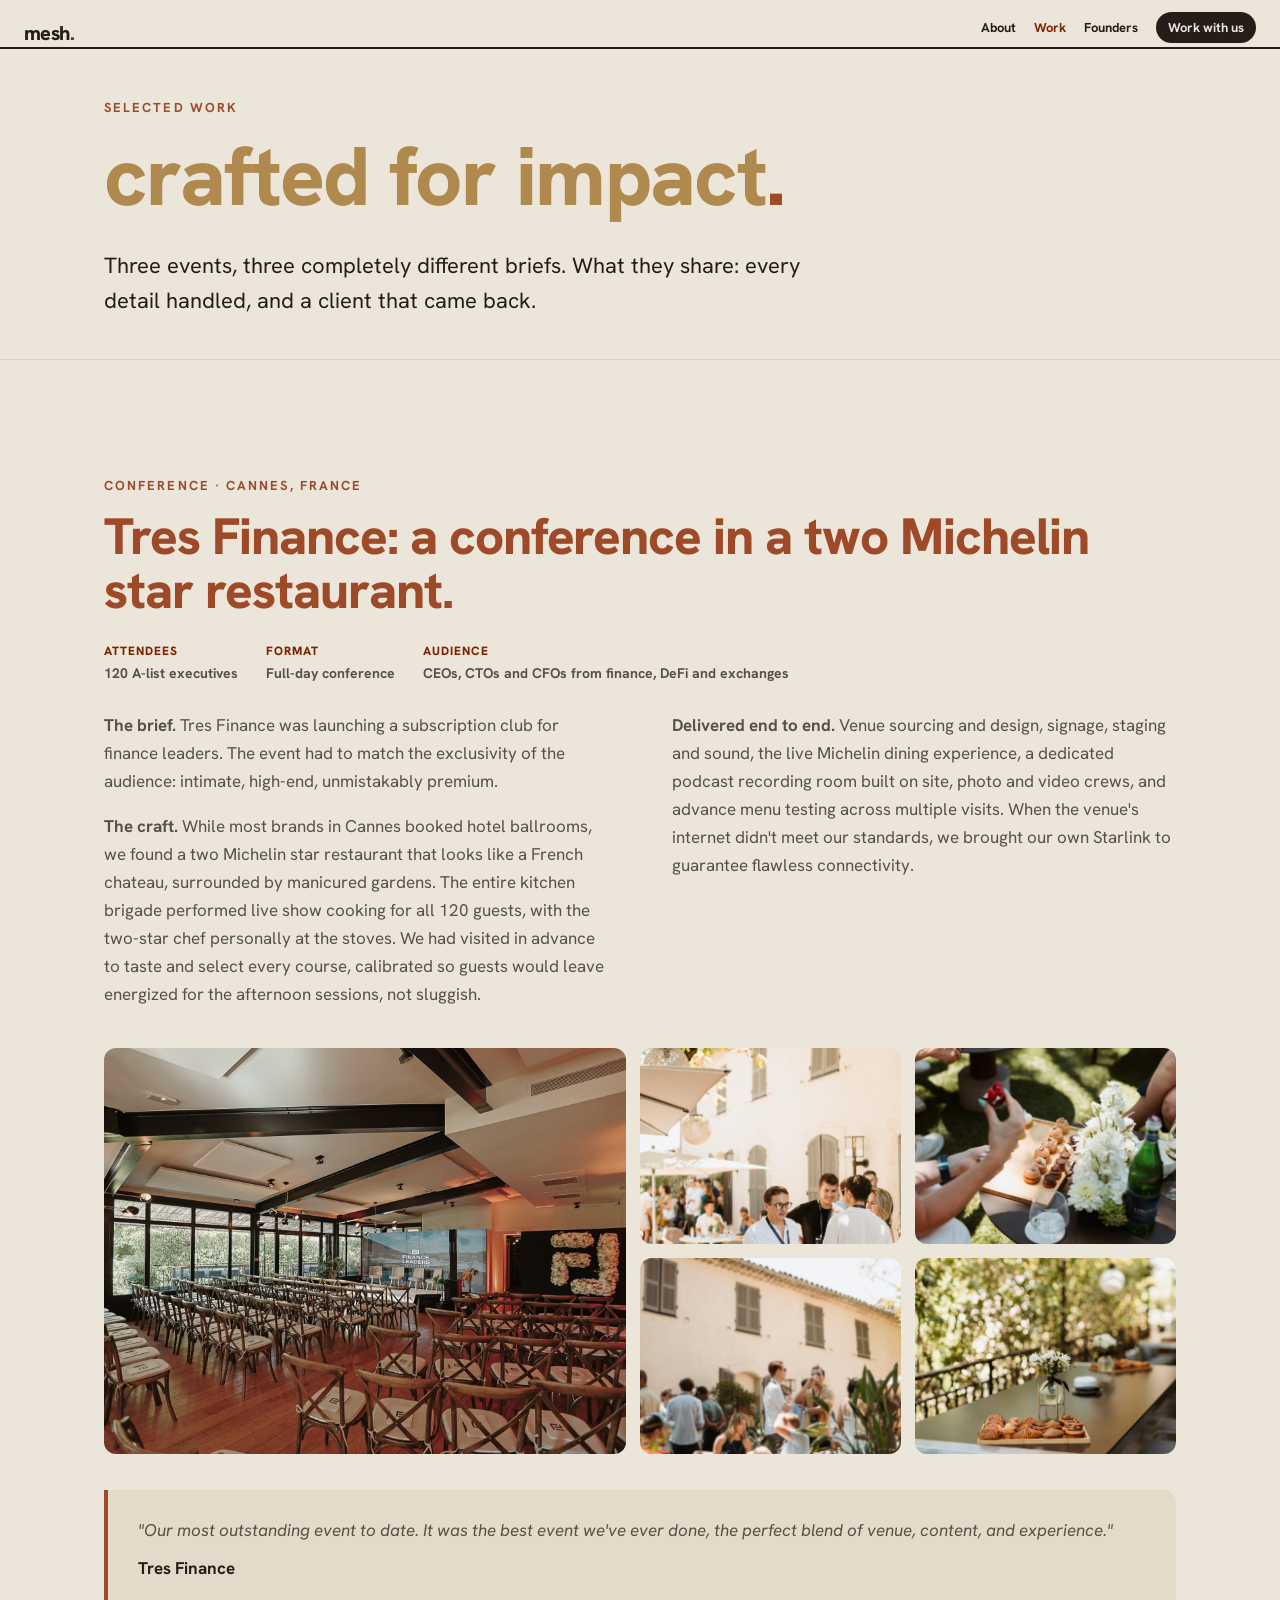
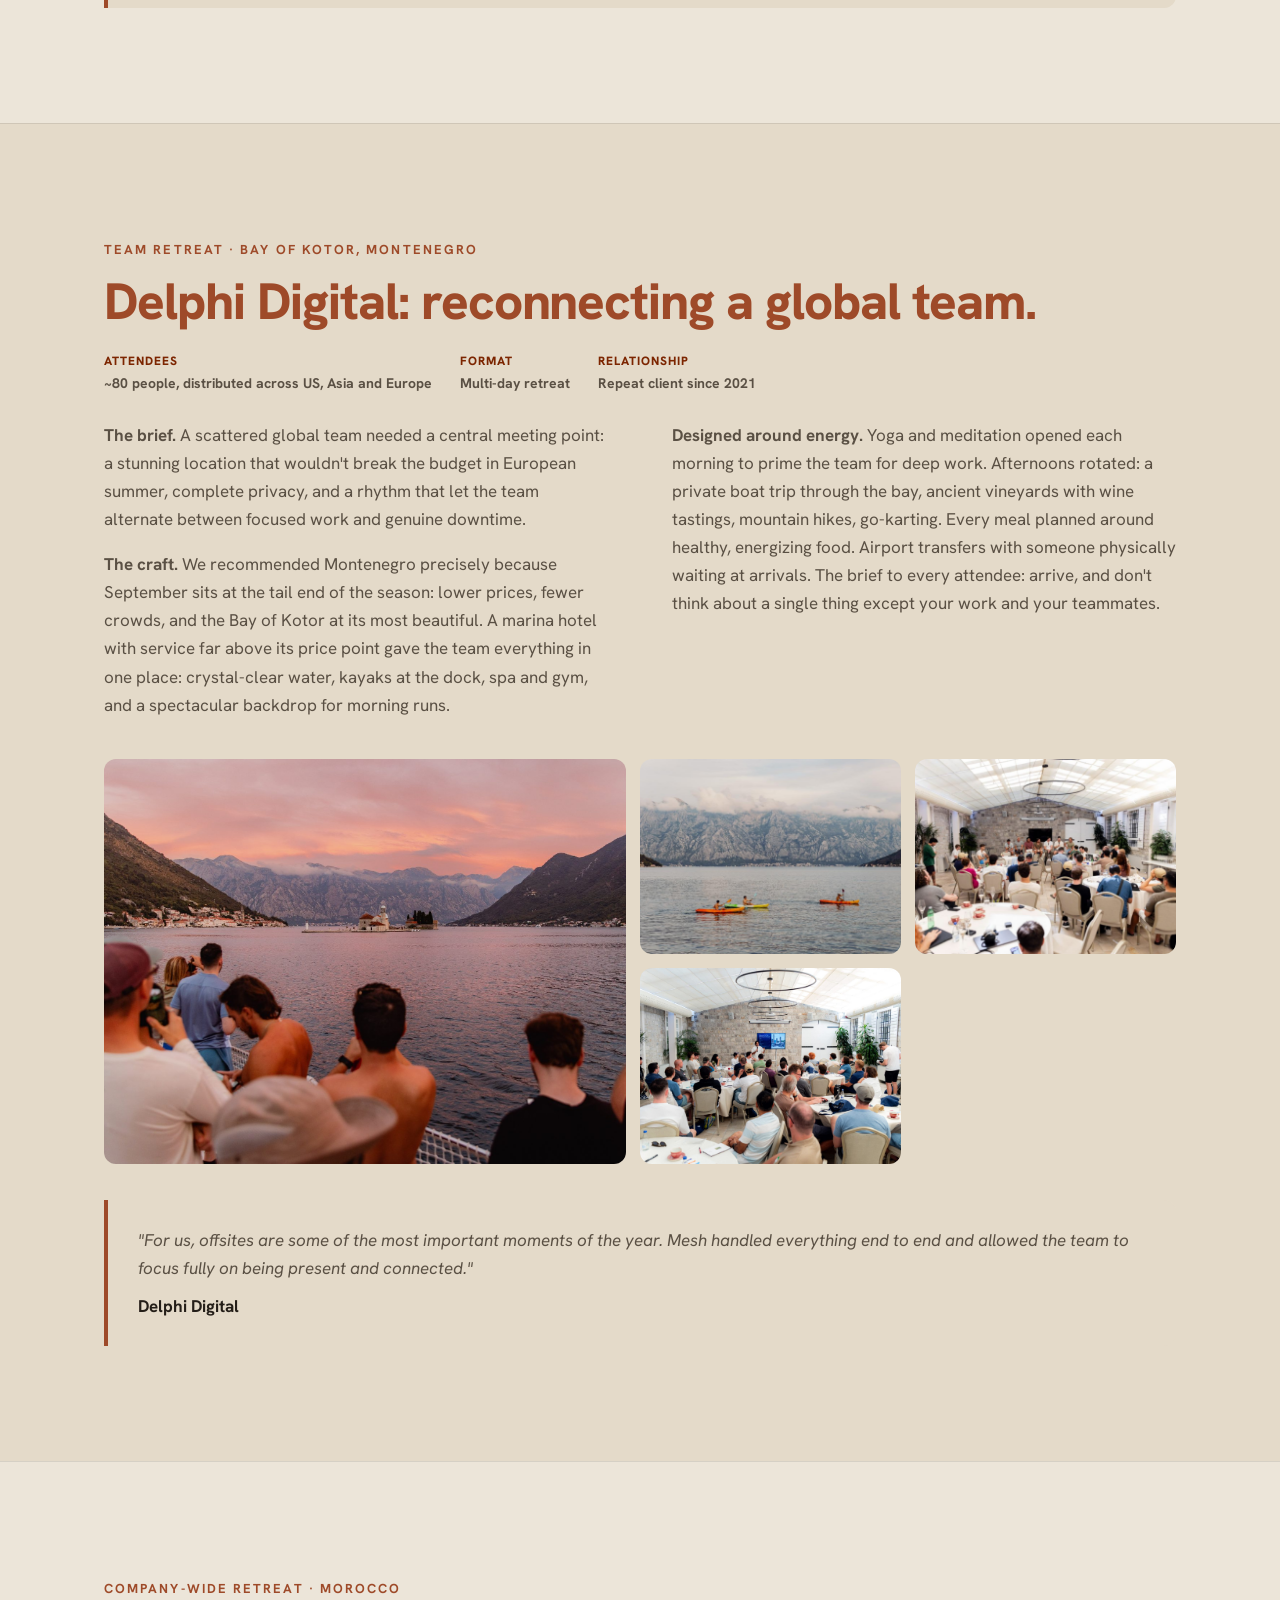
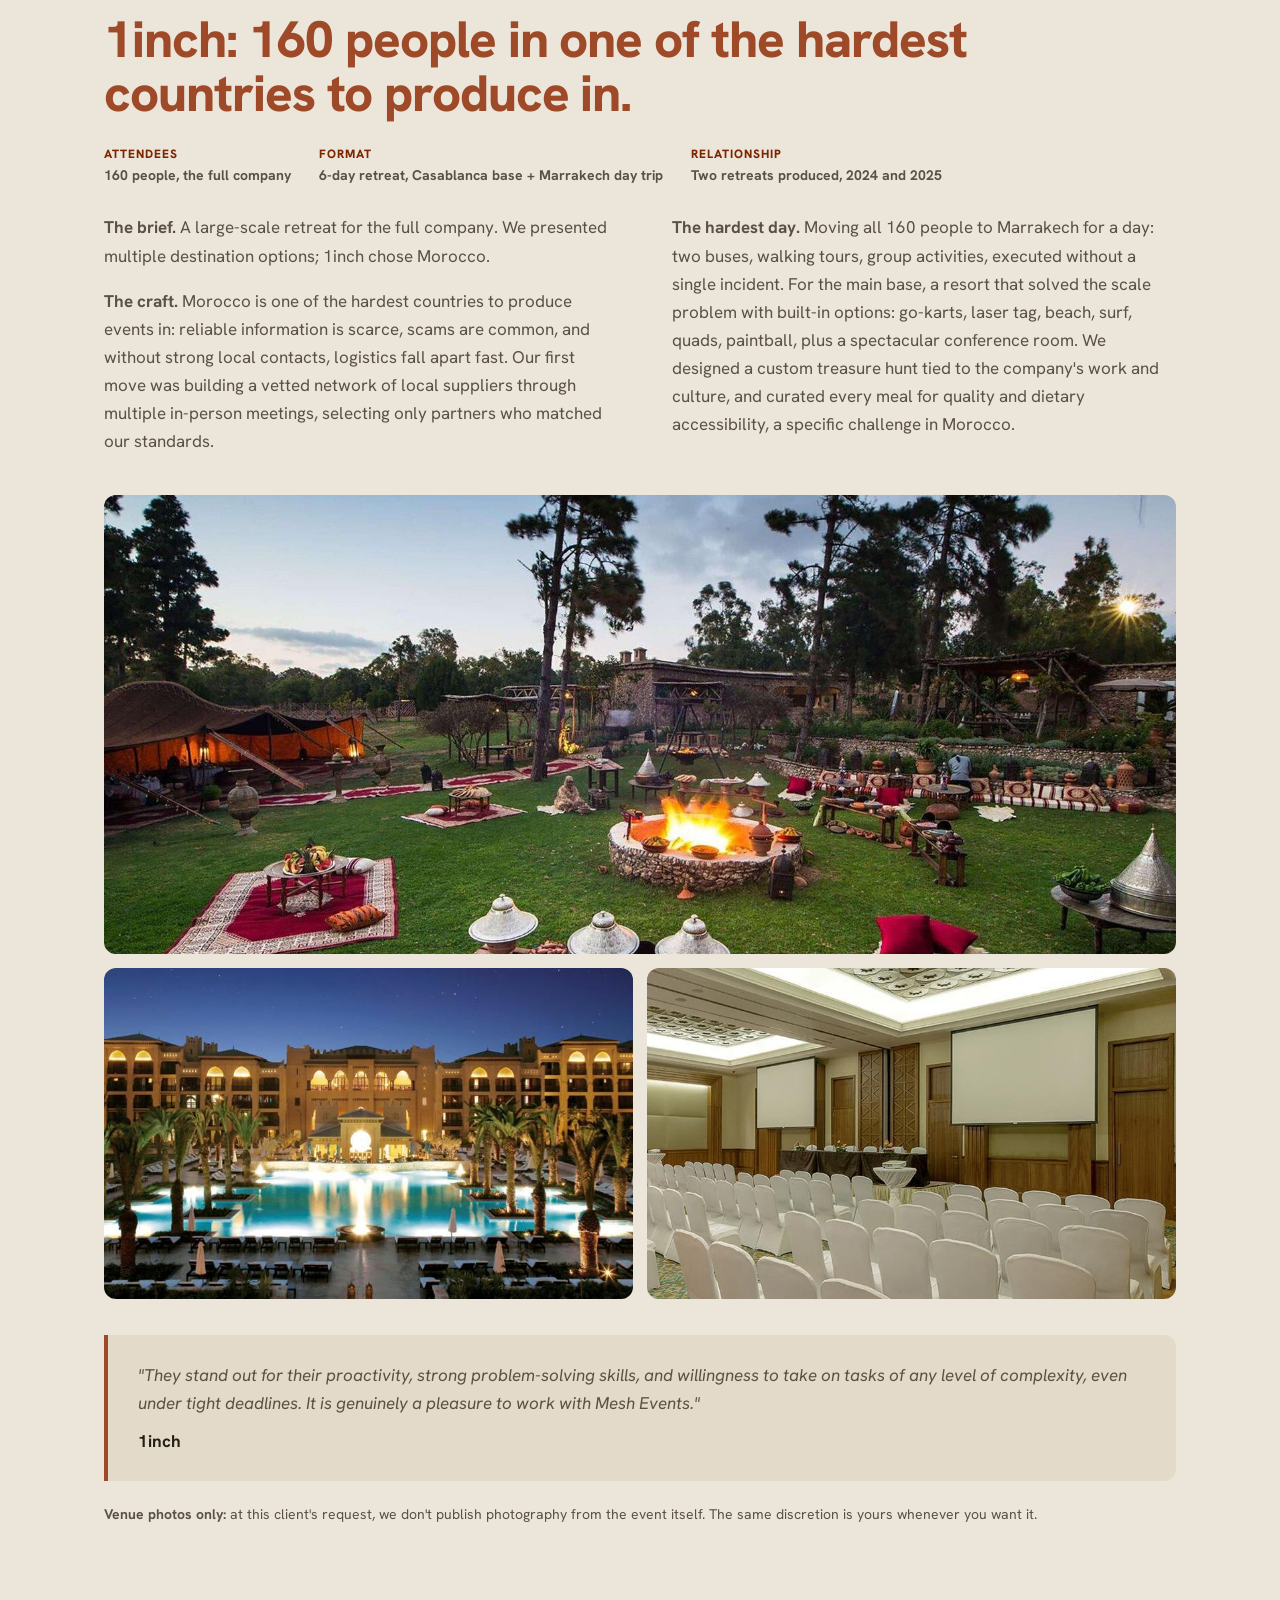
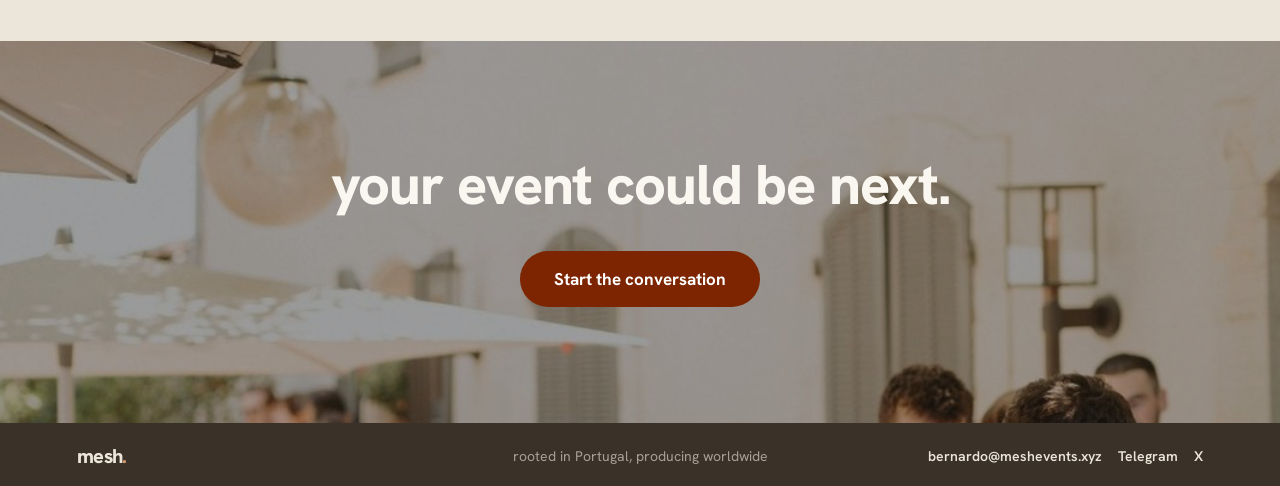
<file: work.html>
<!DOCTYPE html>
<html lang="en">
<head>
<meta charset="UTF-8">
<meta name="viewport" content="width=device-width, initial-scale=1.0">
<title>Work · mesh.</title>
<meta name="description" content="Case studies: a two Michelin star conference in Cannes for Tres Finance, a retreat on the Bay of Kotor for Delphi Digital, and a 160-person company retreat in Morocco for 1inch.">
<link rel="preconnect" href="https://fonts.googleapis.com">
<link href="https://fonts.googleapis.com/css2?family=Hanken+Grotesk:wght@400;600;700;800&display=swap" rel="stylesheet">
<link rel="icon" type="image/png" href="assets/favicon.png">
<link rel="stylesheet" href="mesh.css">
</head>
<body>

<header class="nav">
  <div class="nav-inner">
    <a href="index.html" class="nav-logo">mesh<span>.</span></a>
    <nav class="links">
      <a href="about.html">About</a>
      <a href="work.html" class="active">Work</a>
      <a href="founders.html">Founders</a>
      <a href="contact.html" class="cta">Work with us</a>
    </nav>
  </div>
</header>

<section style="padding-bottom: 40px">
  <div class="wrap">
    <div class="kicker">selected work</div>
    <h1 class="display">crafted for impact<span class="accent">.</span></h1>
    <p class="lede" style="margin-top:28px">Three events, three completely different briefs. What they share: every detail handled, and a client that came back.</p>
  </div>
</section>

<!-- TRES FINANCE -->
<section class="case" id="cannes" style="scroll-margin-top:calc(16px - clamp(64px, 9vw, 128px))">
  <div class="wrap">
    <div class="kicker">conference · cannes, france</div>
    <h2 class="section-title teal">Tres Finance: a conference in a two Michelin star restaurant.</h2>
    <div class="meta">
      <span><b>Attendees</b>120 A-list executives</span>
      <span><b>Format</b>Full-day conference</span>
      <span><b>Audience</b>CEOs, CTOs and CFOs from finance, DeFi and exchanges</span>
    </div>
    <div class="grid-2" style="align-items:start">
      <div>
        <p class="muted"><strong>The brief.</strong> Tres Finance was launching a subscription club for finance leaders. The event had to match the exclusivity of the audience: intimate, high-end, unmistakably premium.</p>
        <p class="muted"><strong>The craft.</strong> While most brands in Cannes booked hotel ballrooms, we found a two Michelin star restaurant that looks like a French chateau, surrounded by manicured gardens. The entire kitchen brigade performed live show cooking for all 120 guests, with the two-star chef personally at the stoves. We had visited in advance to taste and select every course, calibrated so guests would leave energized for the afternoon sessions, not sluggish.</p>
      </div>
      <div>
        <p class="muted"><strong>Delivered end to end.</strong> Venue sourcing and design, signage, staging and sound, the live Michelin dining experience, a dedicated podcast recording room built on site, photo and video crews, and advance menu testing across multiple visits. When the venue's internet didn't meet our standards, we brought our own Starlink to guarantee flawless connectivity.</p>
      </div>
    </div>
    <div class="case-gallery">
      <img src="assets/cannes-conference.jpg" alt="Main conference room, Cannes">
      <img src="assets/cannes-garden.jpg" alt="Garden networking moment">
      <img src="assets/cannes-catering.jpg" alt="Catering detail">
      <img src="assets/cannes-courtyard.jpg" alt="Courtyard reception">
      <img src="assets/cannes-pergola.jpg" alt="Pergola breakfast setting">
    </div>
    <blockquote class="outcome">"Our most outstanding event to date. It was the best event we've ever done, the perfect blend of venue, content, and experience."<cite>Tres Finance</cite></blockquote>
  </div>
</section>

<!-- DELPHI -->
<section class="case bg-cream" id="montenegro" style="scroll-margin-top:calc(16px - clamp(64px, 9vw, 128px))">
  <div class="wrap">
    <div class="kicker">team retreat · bay of kotor, montenegro</div>
    <h2 class="section-title teal">Delphi Digital: reconnecting a global team.</h2>
    <div class="meta">
      <span><b>Attendees</b>~80 people, distributed across US, Asia and Europe</span>
      <span><b>Format</b>Multi-day retreat</span>
      <span><b>Relationship</b>Repeat client since 2021</span>
    </div>
    <div class="grid-2" style="align-items:start">
      <div>
        <p class="muted"><strong>The brief.</strong> A scattered global team needed a central meeting point: a stunning location that wouldn't break the budget in European summer, complete privacy, and a rhythm that let the team alternate between focused work and genuine downtime.</p>
        <p class="muted"><strong>The craft.</strong> We recommended Montenegro precisely because September sits at the tail end of the season: lower prices, fewer crowds, and the Bay of Kotor at its most beautiful. A marina hotel with service far above its price point gave the team everything in one place: crystal-clear water, kayaks at the dock, spa and gym, and a spectacular backdrop for morning runs.</p>
      </div>
      <div>
        <p class="muted"><strong>Designed around energy.</strong> Yoga and meditation opened each morning to prime the team for deep work. Afternoons rotated: a private boat trip through the bay, ancient vineyards with wine tastings, mountain hikes, go-karting. Every meal planned around healthy, energizing food. Airport transfers with someone physically waiting at arrivals. The brief to every attendee: arrive, and don't think about a single thing except your work and your teammates.</p>
      </div>
    </div>
    <div class="case-gallery">
      <img src="assets/kotor-sunset.jpg" alt="Team watching sunset over the Bay of Kotor">
      <img src="assets/kotor-kayaks.jpg" alt="Kayaks on the bay">
      <img src="assets/kotor-hall.jpg" alt="Work session in the stone hall">
      <img src="assets/kotor-meeting.jpg" alt="Team meeting during the retreat">
    </div>
    <blockquote class="outcome">"For us, offsites are some of the most important moments of the year. Mesh handled everything end to end and allowed the team to focus fully on being present and connected."<cite>Delphi Digital</cite></blockquote>
  </div>
</section>

<!-- 1INCH -->
<section class="case" id="morocco" style="scroll-margin-top:calc(16px - clamp(64px, 9vw, 128px))">
  <div class="wrap">
    <div class="kicker">company-wide retreat · morocco</div>
    <h2 class="section-title teal">1inch: 160 people in one of the hardest countries to produce in.</h2>
    <div class="meta">
      <span><b>Attendees</b>160 people, the full company</span>
      <span><b>Format</b>6-day retreat, Casablanca base + Marrakech day trip</span>
      <span><b>Relationship</b>Two retreats produced, 2024 and 2025</span>
    </div>
    <div class="grid-2" style="align-items:start">
      <div>
        <p class="muted"><strong>The brief.</strong> A large-scale retreat for the full company. We presented multiple destination options; 1inch chose Morocco.</p>
        <p class="muted"><strong>The craft.</strong> Morocco is one of the hardest countries to produce events in: reliable information is scarce, scams are common, and without strong local contacts, logistics fall apart fast. Our first move was building a vetted network of local suppliers through multiple in-person meetings, selecting only partners who matched our standards.</p>
      </div>
      <div>
        <p class="muted"><strong>The hardest day.</strong> Moving all 160 people to Marrakech for a day: two buses, walking tours, group activities, executed without a single incident. For the main base, a resort that solved the scale problem with built-in options: go-karts, laser tag, beach, surf, quads, paintball, plus a spectacular conference room. We designed a custom treasure hunt tied to the company's work and culture, and curated every meal for quality and dietary accessibility, a specific challenge in Morocco.</p>
      </div>
    </div>
    <div class="case-gallery" style="grid-template-columns:1fr 1fr">
      <img src="assets/morocco-night-dinner.jpg" alt="Moroccan night: berber tent, firepit and tagines at dusk" style="grid-column:1/-1;grid-row:auto;aspect-ratio:21/9">
      <img src="assets/morocco-mazagan-night.jpg" alt="Mazagan Beach Resort at night" style="aspect-ratio:16/10">
      <img src="assets/morocco-conference.jpg" alt="Conference room at the resort" style="aspect-ratio:16/10">
    </div>
    <blockquote class="outcome">"They stand out for their proactivity, strong problem-solving skills, and willingness to take on tasks of any level of complexity, even under tight deadlines. It is genuinely a pleasure to work with Mesh Events."<cite>1inch</cite></blockquote>
    <p class="muted" style="margin-top:22px;font-size:14px"><strong>Venue photos only:</strong> at this client's request, we don't publish photography from the event itself. The same discretion is yours whenever you want it.</p>
  </div>
</section>

<section class="cta-band" style="background-image:url('assets/cannes-garden.jpg')">
  <div class="scrim"></div>
  <div class="wrap">
    <h2>your event could be next.</h2>
    <a class="btn" href="contact.html">Start the conversation</a>
  </div>
</section>

<footer>
  <div class="wrap foot-inner">
    <div class="foot-logo">mesh<span>.</span></div>
    <div class="ftag">rooted in Portugal, producing worldwide</div>
    <div class="fright"><a href="mailto:bernardo@meshevents.xyz">bernardo@meshevents.xyz</a><a href="https://t.me/BernardoRM" target="_blank" rel="noopener">Telegram</a><a href="https://x.com/bernardorm5" target="_blank" rel="noopener">X</a></div>
  </div>
</footer>

</body>
</html>
</file>
<file: mesh.css>
/* mesh. — shared styles
   Warm deck palette (matches the v5-playful landing): clay/terracotta accents #7C2500 ·
   sand #D9CCBD · warm tan #B0894F · warm ink #241E18 · cream paper #ECE5D9 */

:root {
  --teal: #9E4A29;
  --teal-deep: #7C2500;
  --sand: #D9CCBD;
  --sand-deep: #B0894F;
  --ink: #241E18;
  --ink-soft: #5A5044;
  --paper: #ECE5D9;
  --cream: #E4DAC9;
  --white: #FAF7F1;
  --espresso: #3A3128;
  --max: 1200px;
  --pad: clamp(20px, 5vw, 64px);
}

* { margin: 0; padding: 0; box-sizing: border-box; }
html { scroll-behavior: smooth; background: #3A3128; }
body {
  min-height: 100vh; display: flex; flex-direction: column;
  font-family: 'Hanken Grotesk', 'Helvetica Neue', Arial, sans-serif;
  background: var(--paper);
  color: var(--ink);
  font-size: 17px;
  line-height: 1.65;
  -webkit-font-smoothing: antialiased;
}
img { max-width: 100%; display: block; }
a { color: inherit; text-decoration: none; }

/* Type */
h1, h2, h3 { font-weight: 800; letter-spacing: -0.02em; line-height: 1.05; }
.display {
  font-size: clamp(40px, 6.5vw, 84px);
  color: var(--sand-deep);
}
.display .accent { color: var(--teal); }
h2.section-title {
  font-size: clamp(30px, 4vw, 52px);
  margin-bottom: 24px;
}
h2.section-title.sand { color: var(--sand-deep); }
h2.section-title.teal { color: var(--teal); }
.kicker {
  font-size: 13px;
  font-weight: 700;
  letter-spacing: 0.16em;
  text-transform: uppercase;
  color: var(--teal);
  margin-bottom: 14px;
}
.lede { font-size: clamp(18px, 2vw, 22px); line-height: 1.6; color: var(--ink); max-width: 62ch; }
.muted { color: var(--ink-soft); }
p + p { margin-top: 1em; }
strong { font-weight: 700; }

/* Layout */
.wrap { max-width: var(--max); margin: 0 auto; padding-left: var(--pad); padding-right: var(--pad); }
section { padding: clamp(64px, 9vw, 128px) 0; }
header.nav + section, header.nav + main > section:first-child { padding-top: clamp(24px, 4vw, 48px); }
.grid-2 { display: grid; grid-template-columns: 1fr 1fr; gap: clamp(32px, 5vw, 80px); align-items: center; }
.grid-3 { display: grid; grid-template-columns: repeat(3, 1fr); gap: clamp(20px, 3vw, 40px); }
@media (max-width: 860px) {
  .grid-2, .grid-3 { grid-template-columns: 1fr; }
}

/* Nav — corner style matching the landing: edge-anchored, transparent, pill CTA */
header.nav {
  position: static;
  background: transparent;
  border-bottom: 2px solid var(--ink);
}
.nav-inner {
  max-width: none; margin: 0;
  padding: 12px 24px 4px;
  display: flex; align-items: flex-end; justify-content: space-between;
}
.nav-logo img { height: 20px; width: auto; }
nav.links { display: flex; align-items: center; gap: 18px; font-weight: 700; font-size: 13px; }
nav.links a { color: var(--ink); transition: color .18s; padding: 4px 0; }
nav.links a:hover, nav.links a.active { color: var(--teal-deep); }
nav.links a.cta {
  color: var(--paper); background: var(--ink);
  padding: 5px 12px; border-radius: 999px;
}
nav.links a.cta:hover { background: var(--teal-deep); color: var(--paper); }
@media (max-width: 640px) { nav.links a:not(.cta):not(.active) { display: none; } }

/* Hero (photo/texture based) */
.hero {
  position: relative;
  min-height: 82vh;
  display: flex; align-items: center; justify-content: center;
  text-align: center;
  background-size: cover; background-position: center;
  padding: 0;
}
.hero .hero-content { position: relative; z-index: 2; padding: var(--pad); }
.hero .scrim { position: absolute; inset: 0; background: rgba(28,28,28,0.18); z-index: 1; }
.hero img.wordmark { width: min(46vw, 420px); margin: 0 auto 18px; }
.hero .tagline { color: var(--white); font-size: clamp(17px, 2.2vw, 24px); font-weight: 700; text-shadow: 0 1px 12px rgba(0,0,0,0.25); }
.hero .sub { color: rgba(255,255,255,0.92); font-weight: 600; margin-top: 10px; font-size: 15px; }

/* Cards */
.card {
  background: var(--white);
  border-radius: 14px;
  overflow: hidden;
  box-shadow: 0 1px 2px rgba(28,28,28,0.05), 0 12px 32px -18px rgba(28,28,28,0.18);
}
.card .card-body { padding: 28px; }
.card h3 { font-size: 22px; margin-bottom: 10px; }
.card img { aspect-ratio: 3/2; object-fit: cover; width: 100%; }

/* Numbers strip */
.numbers {
  background: var(--espresso); color: var(--paper);
}
.numbers .grid-4 {
  display: grid; grid-template-columns: repeat(4, 1fr); gap: 32px; text-align: center;
}
@media (max-width: 860px) { .numbers .grid-4 { grid-template-columns: repeat(2, 1fr); } }
.numbers .n { font-size: clamp(34px, 4.5vw, 56px); font-weight: 800; color: var(--sand); line-height: 1; }
.numbers .l { margin-top: 10px; font-size: 15px; color: rgba(243,243,241,0.75); }

/* Quotes */
.quote-card {
  background: var(--white); border-radius: 14px; padding: 32px;
  box-shadow: 0 1px 2px rgba(28,28,28,0.05), 0 12px 32px -18px rgba(28,28,28,0.18);
  display: flex; flex-direction: column; gap: 18px;
}
.quote-card blockquote { font-size: 16.5px; line-height: 1.65; color: var(--ink-soft); font-style: italic; }
.quote-card .who { display: flex; align-items: center; gap: 12px; margin-top: auto; }
.quote-card .who img { height: 20px; width: auto; opacity: 0.85; }
.quote-card .who span { font-weight: 700; font-size: 14px; }
.stars { color: var(--sand-deep); letter-spacing: 2px; font-size: 14px; }

/* Full-bleed photo band */
.photo-band { padding: 0; }
.photo-band img { width: 100%; height: min(64vh, 560px); object-fit: cover; }

/* Split photo/text */
.split-img { border-radius: 14px; overflow: hidden; box-shadow: 0 16px 44px -20px rgba(28,28,28,0.3); }
.split-img img { width: 100%; height: 100%; object-fit: cover; aspect-ratio: 4/3; }

/* Process */
.process { counter-reset: step; }
.step-row {
  display: grid; grid-template-columns: 72px 1fr; gap: 24px;
  padding: 28px 0; border-top: 1px solid rgba(28,28,28,0.12);
}
.step-row:last-child { border-bottom: 1px solid rgba(28,28,28,0.12); }
.step-row .num { font-size: 30px; font-weight: 800; color: var(--teal); }
.step-row h3 { font-size: 20px; margin-bottom: 6px; }
.step-row p { color: var(--ink-soft); max-width: 62ch; }

/* Lists */
ul.checks { list-style: none; }
ul.checks li { padding-left: 30px; position: relative; margin-bottom: 12px; color: var(--ink-soft); }
ul.checks li::before {
  content: ''; position: absolute; left: 0; top: 8px;
  width: 10px; height: 10px; border-radius: 50%; background: var(--teal);
}
ul.checks.sand li::before { background: var(--sand-deep); }

/* Case studies */
.case { border-top: 1px solid rgba(28,28,28,0.1); }
.case .meta {
  display: flex; flex-wrap: wrap; gap: 12px 28px;
  font-size: 14px; font-weight: 700; color: var(--ink-soft);
  margin: 18px 0 26px;
}
.case .meta span b { color: var(--teal-deep); font-weight: 800; text-transform: uppercase; letter-spacing: 0.08em; font-size: 12px; display: block; }
.case-gallery { display: grid; grid-template-columns: 2fr 1fr 1fr; gap: 14px; margin-top: 40px; }
.case-gallery img { border-radius: 12px; object-fit: cover; width: 100%; height: 100%; aspect-ratio: 4/3; }
.case-gallery img:first-child { grid-row: span 2; aspect-ratio: auto; }
@media (max-width: 860px) { .case-gallery { grid-template-columns: 1fr 1fr; } .case-gallery img:first-child { grid-row: auto; grid-column: span 2; aspect-ratio: 16/9; } }
.case blockquote.outcome {
  margin-top: 36px; padding: 26px 30px;
  background: var(--cream); border-left: 4px solid var(--teal);
  border-radius: 0 12px 12px 0; font-style: italic; color: var(--ink-soft);
}
.case blockquote.outcome cite { display: block; margin-top: 10px; font-style: normal; font-weight: 700; color: var(--ink); }

/* Founders */
.founder { display: grid; grid-template-columns: 260px 1fr; gap: clamp(24px, 4vw, 56px); align-items: start; }
.founder img { border-radius: 14px; width: 100%; }
.founder h3 { font-size: 28px; color: var(--teal-deep); margin-bottom: 4px; }
.founder .role { font-weight: 700; font-size: 14px; letter-spacing: 0.1em; text-transform: uppercase; color: var(--ink-soft); margin-bottom: 16px; }
.founder .own-voice {
  margin-top: 18px; padding: 20px 24px; background: var(--white); border-radius: 12px;
  font-style: italic; color: var(--ink-soft);
  box-shadow: 0 1px 2px rgba(28,28,28,0.05), 0 10px 28px -18px rgba(28,28,28,0.16);
}
@media (max-width: 720px) { .founder { grid-template-columns: 1fr; } .founder img { max-width: 300px; } }

/* CTA band */
.cta-band {
  position: relative; text-align: center; color: var(--white);
  background-size: cover; background-position: center;
}
.cta-band .scrim { position: absolute; inset: 0; background: rgba(28,28,28,0.42); }
.cta-band .wrap { position: relative; z-index: 2; }
.cta-band h2 { font-size: clamp(30px, 4.5vw, 56px); margin-bottom: 18px; }
.btn {
  display: inline-block; margin-top: 18px;
  background: var(--teal-deep); color: #fff;
  font-weight: 700; padding: 14px 34px; border-radius: 999px;
  transition: transform .15s, background .15s;
}
.btn:hover { transform: translateY(-2px); background: var(--espresso); }
.btn.dark { background: var(--ink); color: var(--white); }
.btn.dark:hover { background: var(--teal-deep); }

/* Footer */
footer {
  margin-top: auto;
  background: var(--espresso); color: rgba(243,243,241,0.72);
  padding: 22px 6vw 18px; font-size: 14px;
}
footer .foot-inner { display: grid; grid-template-columns: 1fr auto 1fr; align-items: center; gap: 8px 24px; max-width: none; padding: 0; }
footer .fright { display: flex; gap: 16px; justify-content: flex-end; align-items: center; flex-wrap: wrap; }
footer .ftag { text-align: center; font-size: 14px; color: rgba(242,235,223,.6); white-space: nowrap; }
@media (max-width: 800px) { footer .foot-inner { grid-template-columns: 1fr; text-align: center; justify-items: center; } footer .fright { justify-content: center; } }
footer img { height: 26px; }
footer a { color: var(--paper); font-weight: 600; }
footer a:hover { color: var(--sand); }

/* Utility */
.bg-cream { background: var(--cream); }
.bg-white { background: var(--white); }
.center { text-align: center; }
.mt-lg { margin-top: 48px; }
.eyebrow-line { width: 44px; height: 3px; background: var(--teal); margin-bottom: 20px; border-radius: 2px; }

/* Typographic logo (nav + footer) */
.nav-logo { font-size: 20px; font-weight: 800; letter-spacing: -0.03em; color: var(--ink); line-height: 1; }
.nav-logo span { color: var(--teal-deep); }
.foot-logo { font-size: 20px; font-weight: 800; letter-spacing: -0.03em; color: var(--paper); line-height: 1; }
.foot-logo span { color: #D89B6A; }

/* Typographic hero (v2 — replaces logo-over-photo) */
.hero-type {
  padding: clamp(90px, 14vh, 160px) 0 clamp(36px, 5vh, 64px);
  background: var(--paper);
}
.hero-type .giant {
  font-size: clamp(96px, 19vw, 280px);
  font-weight: 800; letter-spacing: -0.045em; line-height: 0.9;
  color: var(--ink);
}
.hero-type .dot { color: var(--teal); }
.hero-type .hero-line {
  display: flex; flex-wrap: wrap; justify-content: space-between; align-items: baseline;
  gap: 8px 32px; margin-top: 26px;
  border-top: 2px solid var(--ink); padding-top: 18px;
}
.hero-type .tagline { font-size: clamp(17px, 2.4vw, 26px); font-weight: 700; color: var(--ink); }
.hero-type .sub { font-size: clamp(14px, 1.6vw, 17px); font-weight: 600; color: var(--ink-soft); }
.hero-photo img { height: min(72vh, 640px); }

/* Hero v3: the work leads, logo stays small in the nav */
.hero-work { justify-content: flex-start; align-items: flex-end; }
.hero-work .hero-caption {
  position: relative; z-index: 2;
  padding: 0 var(--pad) clamp(40px, 7vh, 72px);
  max-width: 900px;
}
.hero-work .hero-caption h1 {
  color: var(--white); font-size: clamp(32px, 5.2vw, 66px);
  letter-spacing: -0.02em; line-height: 1.05;
  text-shadow: 0 2px 24px rgba(0,0,0,0.35);
}
.hero-work .hero-caption .sub {
  margin-top: 16px; color: rgba(255,255,255,0.92);
  font-weight: 600; font-size: clamp(13.5px, 1.5vw, 16px);
  text-shadow: 0 1px 12px rgba(0,0,0,0.35);
}
.hero-work .scrim { background: linear-gradient(180deg, rgba(28,28,28,0.12) 40%, rgba(28,28,28,0.55) 100%); }

/* Contact: pills empilhadas no telemóvel */
@media (max-width: 640px) {
  .pill-row { flex-direction: column; }
  .pill-row .btn { text-align: center; width: 100%; }
}
</file>
